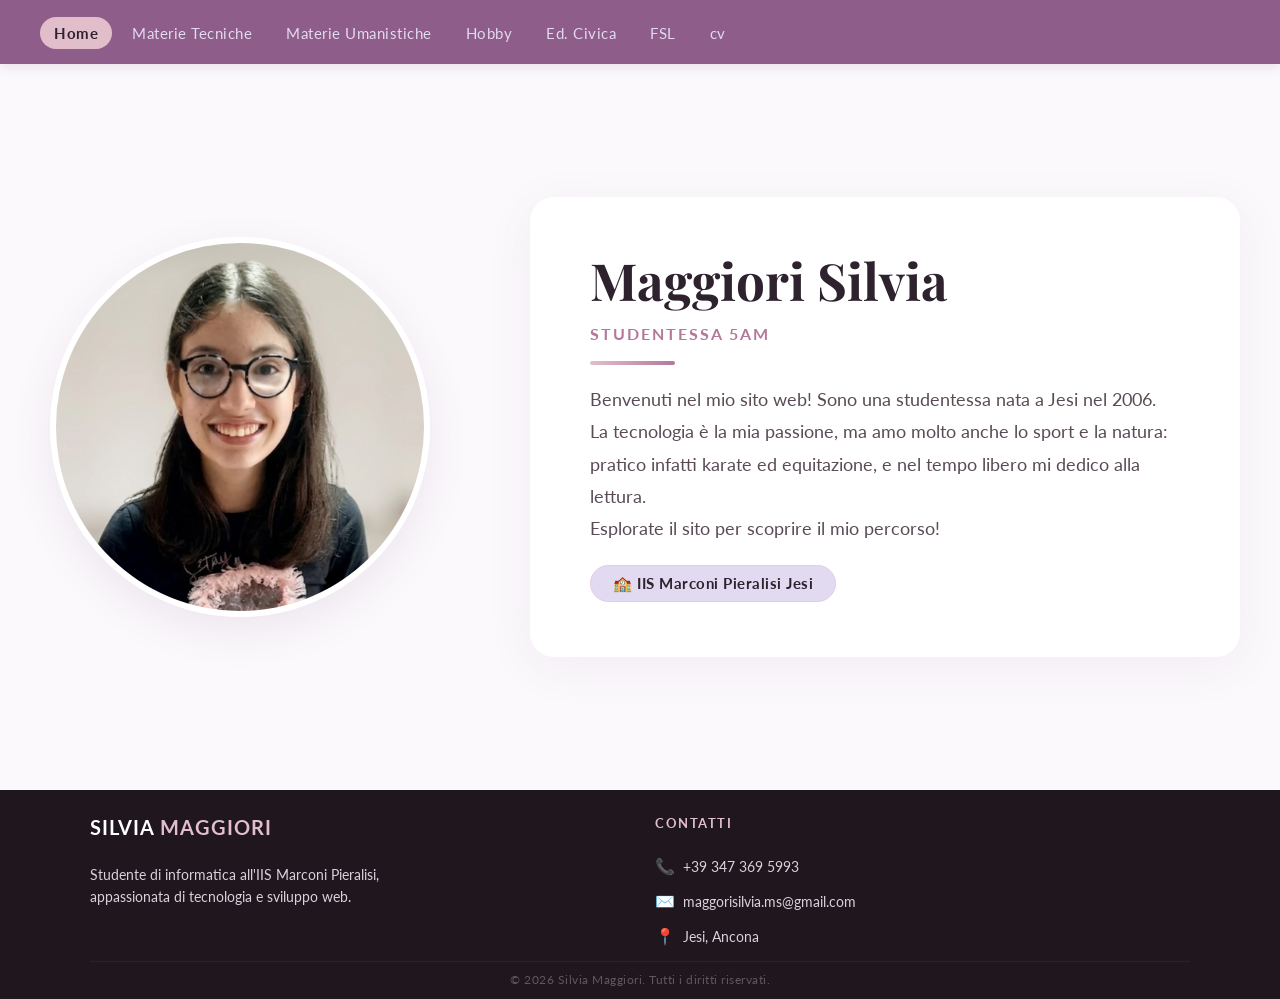
<file: index.html>
<!DOCTYPE html>
<html lang="it"> 
<head>
  <meta charset="UTF-8"> 
  <meta name="viewport" content="width=device-width, initial-scale=1.0"> 
  <title>Sito Personale - Home</title> 
  <link href="https://fonts.googleapis.com/css2?family=Playfair+Display:wght@400;700&family=Lato:wght@300;400;700&display=swap" rel="stylesheet">  
  <link rel="stylesheet" href="stile/style.css"> 
</head>
<body>

  <nav>
    <ul class="nav-links">
      <li><a href="index.html" class="active">Home</a></li>               
      <li><a href="materieTeniche.html">Materie Tecniche</a></li>          
      <li><a href="materieUmanistiche.html">Materie Umanistiche</a></li>   
      <li><a href="hobby.html">Hobby</a></li>                             
      <li><a href="edcivica.html">Ed. Civica</a></li>                     
      <li><a href="FSL.html">FSL</a></li>
      <li><a href="cv.html">cv</a></li>                                 
    </ul>
  </nav>

  <section class="hero">
    <div class="photo-container">
      <img src="img/foto mia.png" alt="Foto profilo" class="profile-image-round">
    </div>

    <div class="profile-card">
      <div class="profile-info">
        <h1 class="profile-name">Maggiori Silvia</h1>
        <p class="profile-subtitle">Studentessa 5am</p>
        <div class="divider"></div>
        <p class="profile-desc">
            Benvenuti nel mio sito web! Sono una studentessa nata a Jesi nel 2006. <br>
            La tecnologia è la mia passione, ma amo molto anche lo sport e la natura: pratico infatti karate ed equitazione, e nel tempo libero mi dedico alla lettura. <br>
            Esplorate il sito per scoprire il mio percorso!
        </p>
        <div class="profile-badge">
          🏫 IIS Marconi Pieralisi Jesi
        </div>
      </div>
    </div>
  </section>

  <footer>
    <div class="footer-container">
      <div class="footer-column bio">
        <h3>SILVIA <span class="highlight">MAGGIORI</span></h3>
        <p>Studente di informatica all'IIS Marconi Pieralisi, appassionata di tecnologia e sviluppo web.</p>
      </div>
      <div class="footer-column contacts">
        <h4>CONTATTI</h4>
        <ul>
          <li><span class="icon">📞</span> +39 347 369 5993</li>
          <li><span class="icon">✉️</span> <a href="mailto:maggorisilvia.ms@gmail.com">maggorisilvia.ms@gmail.com</a></li>
          <li><span class="icon">📍</span> Jesi, Ancona</li>
        </ul>
      </div>
    </div>
    <div class="footer-bottom">
      &copy; 2026 Silvia Maggiori. Tutti i diritti riservati.
    </div>
  </footer>

</body>
</html>
</file>
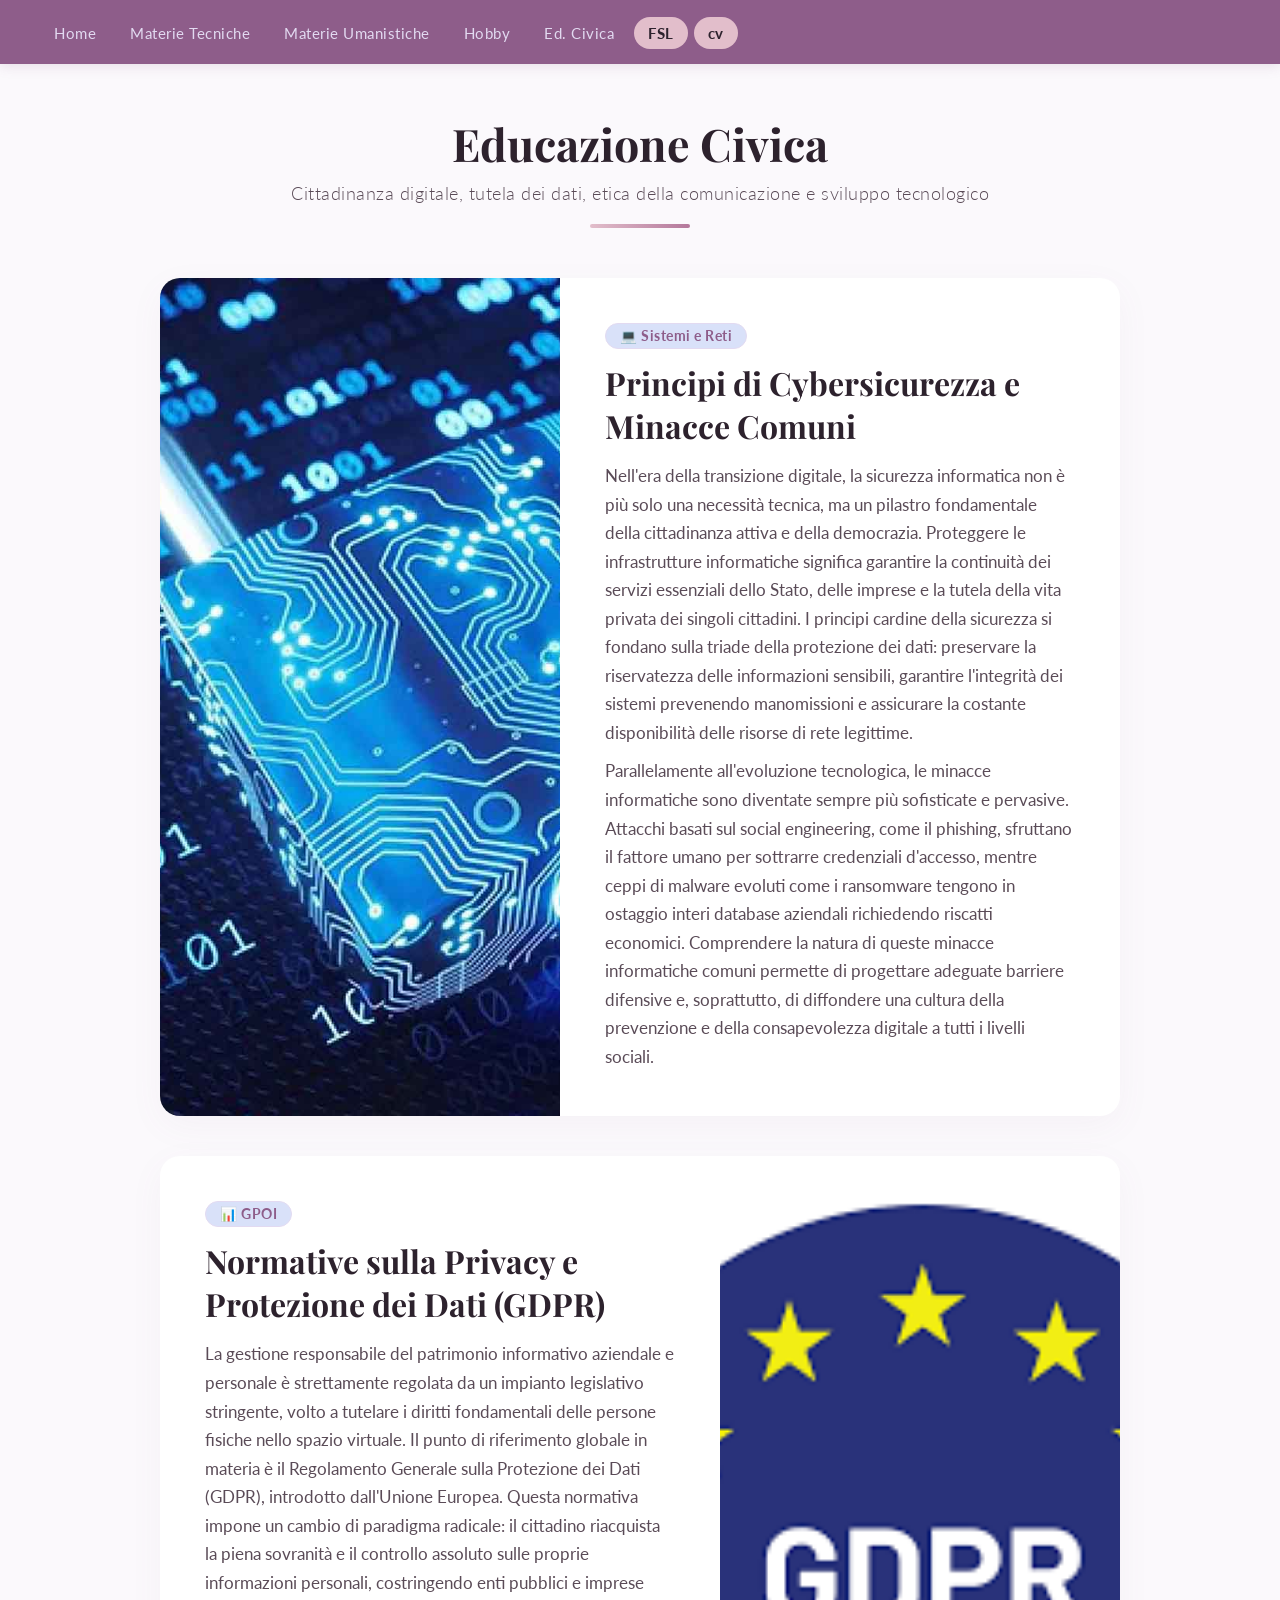
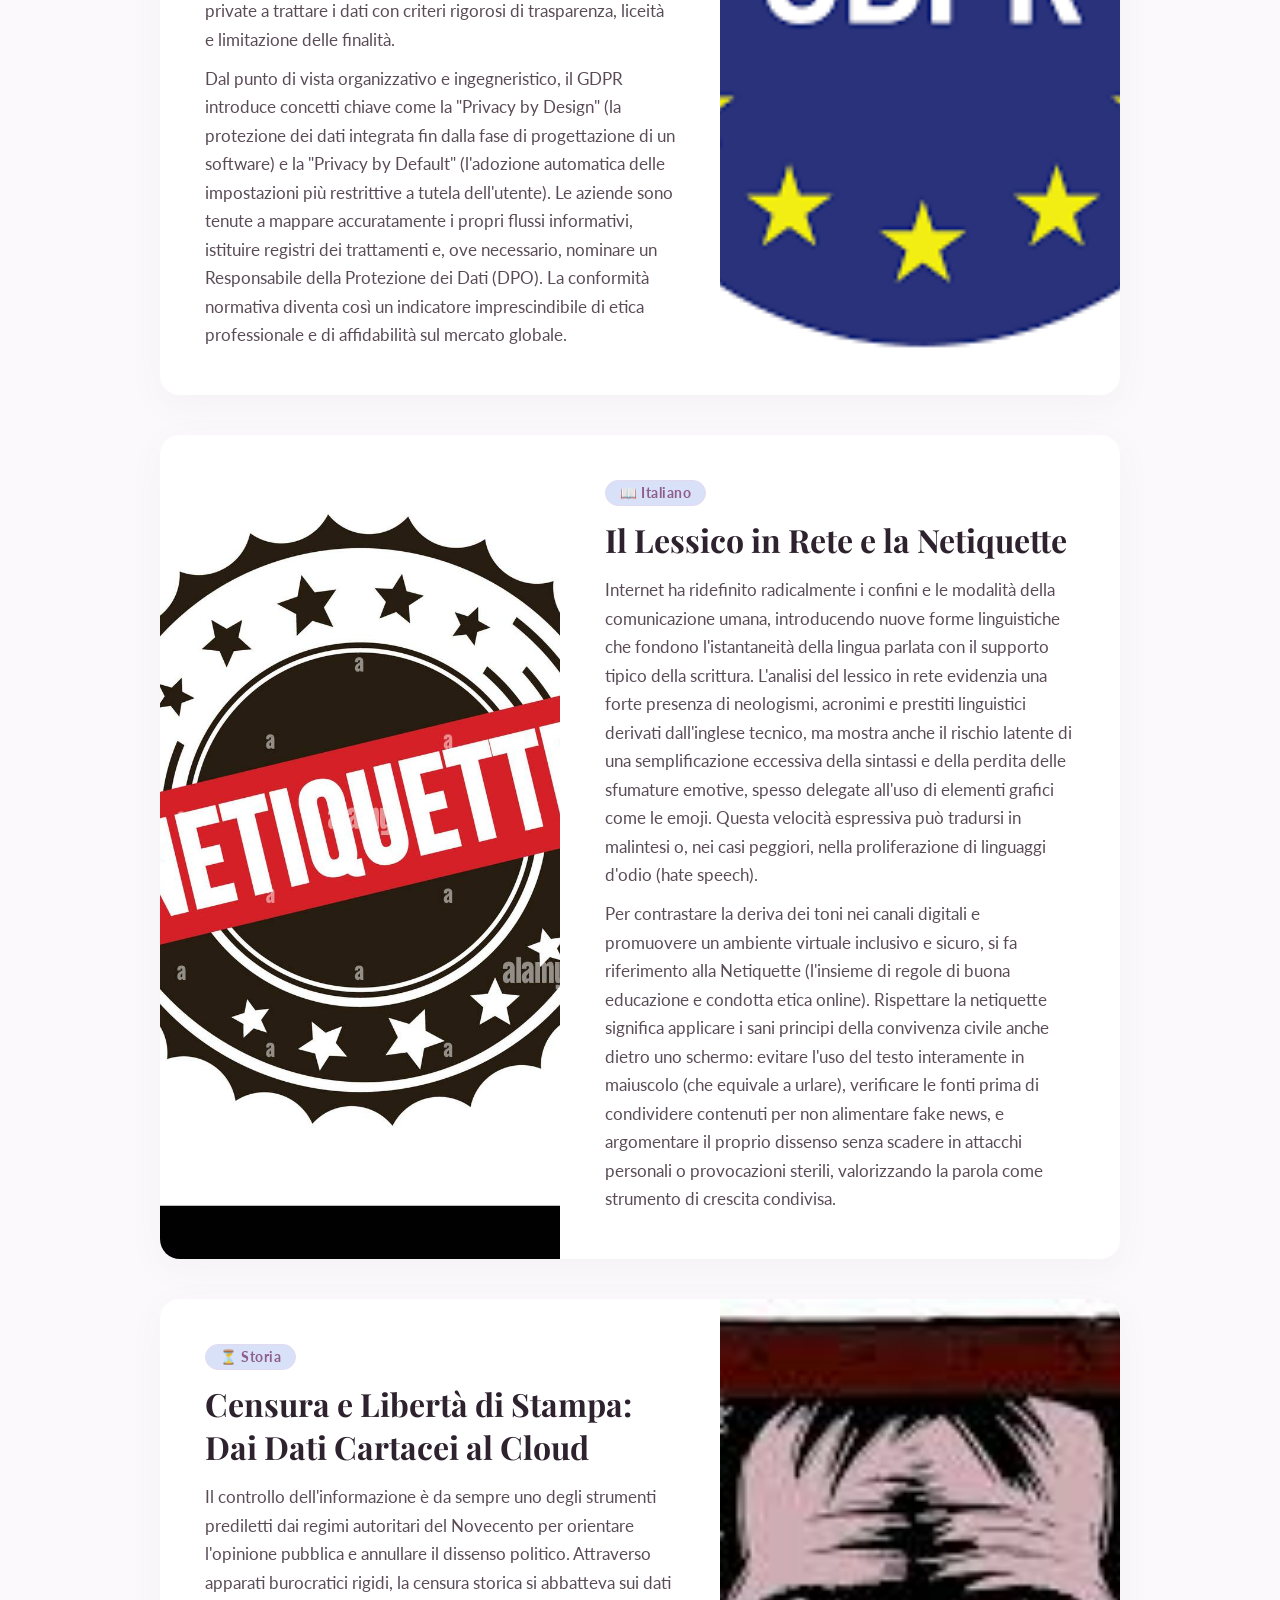
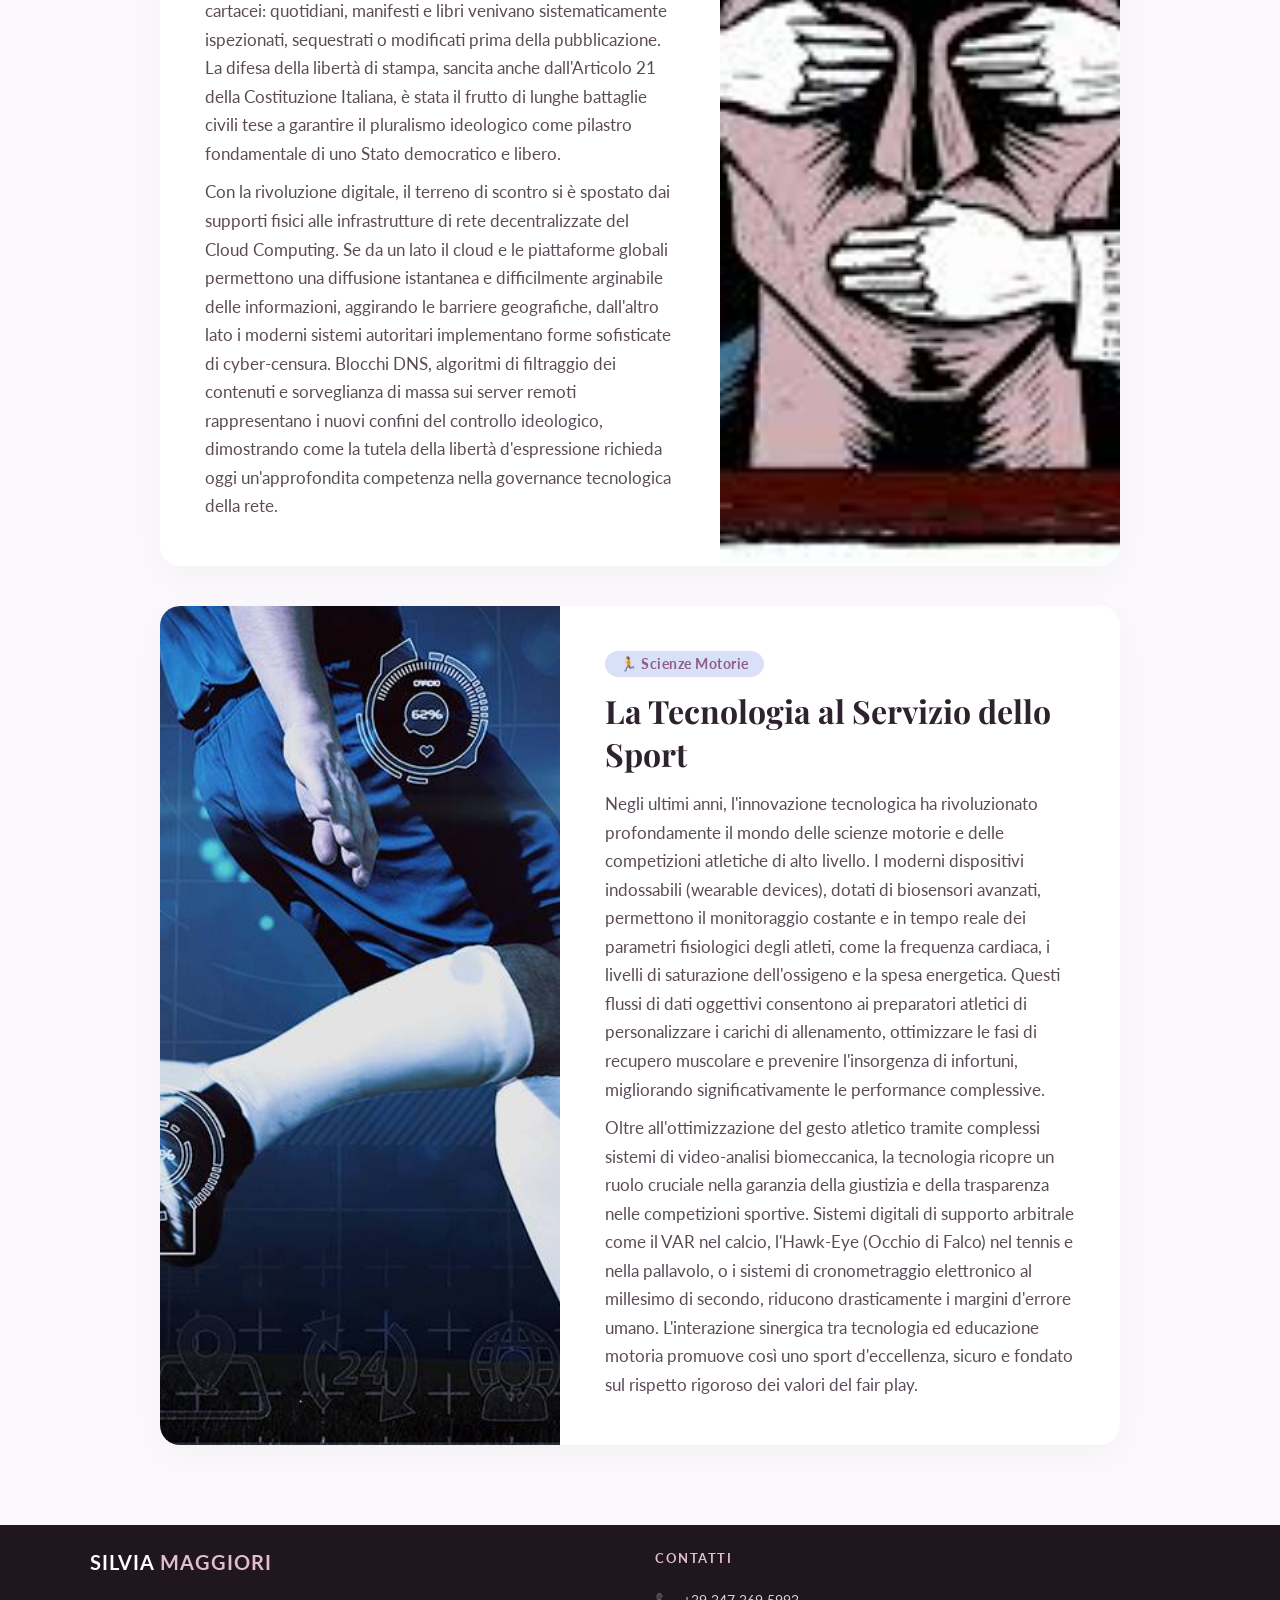
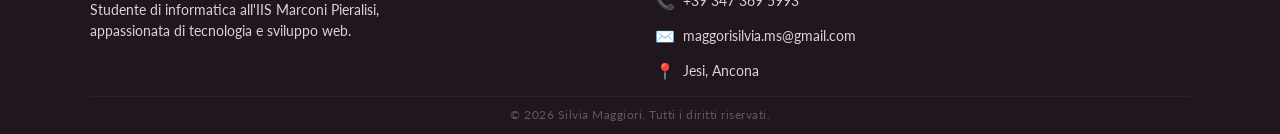
<file: edcivica.html>
<!DOCTYPE html>
<html lang="it"> 
<head>
  <meta charset="UTF-8"> 
  <meta name="viewport" content="width=device-width, initial-scale=1.0"> 
  <title>Educazione Civica - Sito Personale</title> 
  <link href="https://fonts.googleapis.com/css2?family=Playfair+Display:wght@400;700&family=Lato:wght@300;400;700&display=swap" rel="stylesheet">  
  <link rel="stylesheet" href="stile/style.css"> 
</head>
<body>

  <nav>


       <ul class="nav-links">
      <li><a href="index.html">Home</a></li>               
      <li><a href="materieTeniche.html">Materie Tecniche</a></li>          
      <li><a href="materieUmanistiche.html">Materie Umanistiche</a></li>   
      <li><a href="hobby.html">Hobby</a></li>                             
      <li><a href="edcivica.html">Ed. Civica</a></li>                     
      <li><a href="FSL.html" class="active">FSL</a></li>
      <li><a href="cv.html" class="active">cv</a></li>                                 
    </ul>
  </nav>

  <header class="page-header">
    <h1 class="page-title">Educazione Civica</h1>
    <p class="page-subtitle">Cittadinanza digitale, tutela dei dati, etica della comunicazione e sviluppo tecnologico</p>
    <div class="divider-center"></div>
  </header>

  <main class="pcto-container">

    <section class="pcto-card">
      <div class="pcto-image-wrapper">
        <img src="img/sistemi.jpg" alt="Principi di cybersicurezza" class="pcto-img">
      </div>
      <div class="pcto-content">
        <span class="pcto-badge">💻 Sistemi e Reti</span>
        <h2 class="pcto-name">Principi di Cybersicurezza e Minacce Comuni</h2>
        <p class="pcto-desc">
          Nell'era della transizione digitale, la sicurezza informatica non è più solo una necessità tecnica, ma un pilastro fondamentale della cittadinanza attiva e della democrazia. Proteggere le infrastrutture informatiche significa garantire la continuità dei servizi essenziali dello Stato, delle imprese e la tutela della vita privata dei singoli cittadini. I principi cardine della sicurezza si fondano sulla triade della protezione dei dati: preservare la riservatezza delle informazioni sensibili, garantire l'integrità dei sistemi prevenendo manomissioni e assicurare la costante disponibilità delle risorse di rete legittime.
        </p>
        <p class="pcto-desc" style="margin-top: 10px;">
          Parallelamente all'evoluzione tecnologica, le minacce informatiche sono diventate sempre più sofisticate e pervasive. Attacchi basati sul social engineering, come il phishing, sfruttano il fattore umano per sottrarre credenziali d'accesso, mentre ceppi di malware evoluti come i ransomware tengono in ostaggio interi database aziendali richiedendo riscatti economici. Comprendere la natura di queste minacce informatiche comuni permette di progettare adeguate barriere difensive e, soprattutto, di diffondere una cultura della prevenzione e della consapevolezza digitale a tutti i livelli sociali.
        </p>
      </div>
    </section>

    <section class="pcto-card reverse">
      <div class="pcto-image-wrapper">
        <img src="img/gpdr.png" alt="Normative GDPR sulla privacy" class="pcto-img">
      </div>
      <div class="pcto-content">
        <span class="pcto-badge">📊 GPOI</span>
        <h2 class="pcto-name">Normative sulla Privacy e Protezione dei Dati (GDPR)</h2>
        <p class="pcto-desc">
          La gestione responsabile del patrimonio informativo aziendale e personale è strettamente regolata da un impianto legislativo stringente, volto a tutelare i diritti fondamentali delle persone fisiche nello spazio virtuale. Il punto di riferimento globale in materia è il Regolamento Generale sulla Protezione dei Dati (GDPR), introdotto dall'Unione Europea. Questa normativa impone un cambio di paradigma radicale: il cittadino riacquista la piena sovranità e il controllo assoluto sulle proprie informazioni personali, costringendo enti pubblici e imprese private a trattare i dati con criteri rigorosi di trasparenza, liceità e limitazione delle finalità.
        </p>
        <p class="pcto-desc" style="margin-top: 10px;">
          Dal punto di vista organizzativo e ingegneristico, il GDPR introduce concetti chiave come la "Privacy by Design" (la protezione dei dati integrata fin dalla fase di progettazione di un software) e la "Privacy by Default" (l'adozione automatica delle impostazioni più restrittive a tutela dell'utente). Le aziende sono tenute a mappare accuratamente i propri flussi informativi, istituire registri dei trattamenti e, ove necessario, nominare un Responsabile della Protezione dei Dati (DPO). La conformità normativa diventa così un indicatore imprescindibile di etica professionale e di affidabilità sul mercato globale.
        </p>
      </div>
    </section>

    <section class="pcto-card">
      <div class="pcto-image-wrapper">
        <img src="img/neti.jpg" alt="Netiquette e linguaggio in rete" class="pcto-img">
      </div>
      <div class="pcto-content">
        <span class="pcto-badge">📖 Italiano</span>
        <h2 class="pcto-name">Il Lessico in Rete e la Netiquette</h2>
        <p class="pcto-desc">
          Internet ha ridefinito radicalmente i confini e le modalità della comunicazione umana, introducendo nuove forme linguistiche che fondono l'istantaneità della lingua parlata con il supporto tipico della scrittura. L'analisi del lessico in rete evidenzia una forte presenza di neologismi, acronimi e prestiti linguistici derivati dall'inglese tecnico, ma mostra anche il rischio latente di una semplificazione eccessiva della sintassi e della perdita delle sfumature emotive, spesso delegate all'uso di elementi grafici come le emoji. Questa velocità espressiva può tradursi in malintesi o, nei casi peggiori, nella proliferazione di linguaggi d'odio (hate speech).
        </p>
        <p class="pcto-desc" style="margin-top: 10px;">
          Per contrastare la deriva dei toni nei canali digitali e promuovere un ambiente virtuale inclusivo e sicuro, si fa riferimento alla Netiquette (l'insieme di regole di buona educazione e condotta etica online). Rispettare la netiquette significa applicare i sani principi della convivenza civile anche dietro uno schermo: evitare l'uso del testo interamente in maiuscolo (che equivale a urlare), verificare le fonti prima di condividere contenuti per non alimentare fake news, e argomentare il proprio dissenso senza scadere in attacchi personali o provocazioni sterili, valorizzando la parola come strumento di crescita condivisa.
        </p>
      </div>
    </section>

    <section class="pcto-card reverse">
      <div class="pcto-image-wrapper">
        <img src="img/censura.jfif" alt="Censura e libertà di stampa" class="pcto-img">
      </div>
      <div class="pcto-content">
        <span class="pcto-badge">⏳ Storia</span>
        <h2 class="pcto-name">Censura e Libertà di Stampa: Dai Dati Cartacei al Cloud</h2>
        <p class="pcto-desc">
          Il controllo dell'informazione è da sempre uno degli strumenti prediletti dai regimi autoritari del Novecento per orientare l'opinione pubblica e annullare il dissenso politico. Attraverso apparati burocratici rigidi, la censura storica si abbatteva sui dati cartacei: quotidiani, manifesti e libri venivano sistematicamente ispezionati, sequestrati o modificati prima della pubblicazione. La difesa della libertà di stampa, sancita anche dall'Articolo 21 della Costituzione Italiana, è stata il frutto di lunghe battaglie civili tese a garantire il pluralismo ideologico come pilastro fondamentale di uno Stato democratico e libero.
        </p>
        <p class="pcto-desc" style="margin-top: 10px;">
          Con la rivoluzione digitale, il terreno di scontro si è spostato dai supporti fisici alle infrastrutture di rete decentralizzate del Cloud Computing. Se da un lato il cloud e le piattaforme globali permettono una diffusione istantanea e difficilmente arginabile delle informazioni, aggirando le barriere geografiche, dall'altro lato i moderni sistemi autoritari implementano forme sofisticate di cyber-censura. Blocchi DNS, algoritmi di filtraggio dei contenuti e sorveglianza di massa sui server remoti rappresentano i nuovi confini del controllo ideologico, dimostrando come la tutela della libertà d'espressione richieda oggi un'approfondita competenza nella governance tecnologica della rete.
        </p>
      </div>
    </section>

    <section class="pcto-card">
      <div class="pcto-image-wrapper">
        <img src="img/tecnologia.jpg" alt="Tecnologia al servizio dello sport" class="pcto-img">
      </div>
      <div class="pcto-content">
        <span class="pcto-badge">🏃 Scienze Motorie</span>
        <h2 class="pcto-name">La Tecnologia al Servizio dello Sport</h2>
        <p class="pcto-desc">
          Negli ultimi anni, l'innovazione tecnologica ha rivoluzionato profondamente il mondo delle scienze motorie e delle competizioni atletiche di alto livello. I moderni dispositivi indossabili (wearable devices), dotati di biosensori avanzati, permettono il monitoraggio costante e in tempo reale dei parametri fisiologici degli atleti, come la frequenza cardiaca, i livelli di saturazione dell'ossigeno e la spesa energetica. Questi flussi di dati oggettivi consentono ai preparatori atletici di personalizzare i carichi di allenamento, ottimizzare le fasi di recupero muscolare e prevenire l'insorgenza di infortuni, migliorando significativamente le performance complessive.
        </p>
        <p class="pcto-desc" style="margin-top: 10px;">
          Oltre all'ottimizzazione del gesto atletico tramite complessi sistemi di video-analisi biomeccanica, la tecnologia ricopre un ruolo cruciale nella garanzia della giustizia e della trasparenza nelle competizioni sportive. Sistemi digitali di supporto arbitrale come il VAR nel calcio, l'Hawk-Eye (Occhio di Falco) nel tennis e nella pallavolo, o i sistemi di cronometraggio elettronico al millesimo di secondo, riducono drasticamente i margini d'errore umano. L'interazione sinergica tra tecnologia ed educazione motoria promuove così uno sport d'eccellenza, sicuro e fondato sul rispetto rigoroso dei valori del fair play.
        </p>
      </div>
    </section>

  </main>

  <footer>
    <div class="footer-container">
      
      <div class="footer-column bio">
        <h3>SILVIA <span class="highlight">MAGGIORI</span></h3>
        <p>Studente di informatica all'IIS Marconi Pieralisi, appassionata di tecnologia e sviluppo web.</p>
      </div>

      <div class="footer-column contacts">
        <h4>CONTATTI</h4>
        <ul>
          <li><span class="icon">📞</span> +39 347 369 5993</li>
          <li><span class="icon">✉️</span> <a href="mailto:maggorisilvia.ms@gmail.com">maggorisilvia.ms@gmail.com</a></li>
          <li><span class="icon">📍</span> Jesi, Ancona</li>
        </ul>
      </div>

    </div>

    <div class="footer-bottom">
      &copy; 2026 Silvia Maggiori. Tutti i diritti riservati.
    </div>
  </footer>

</body>
</html>
</file>
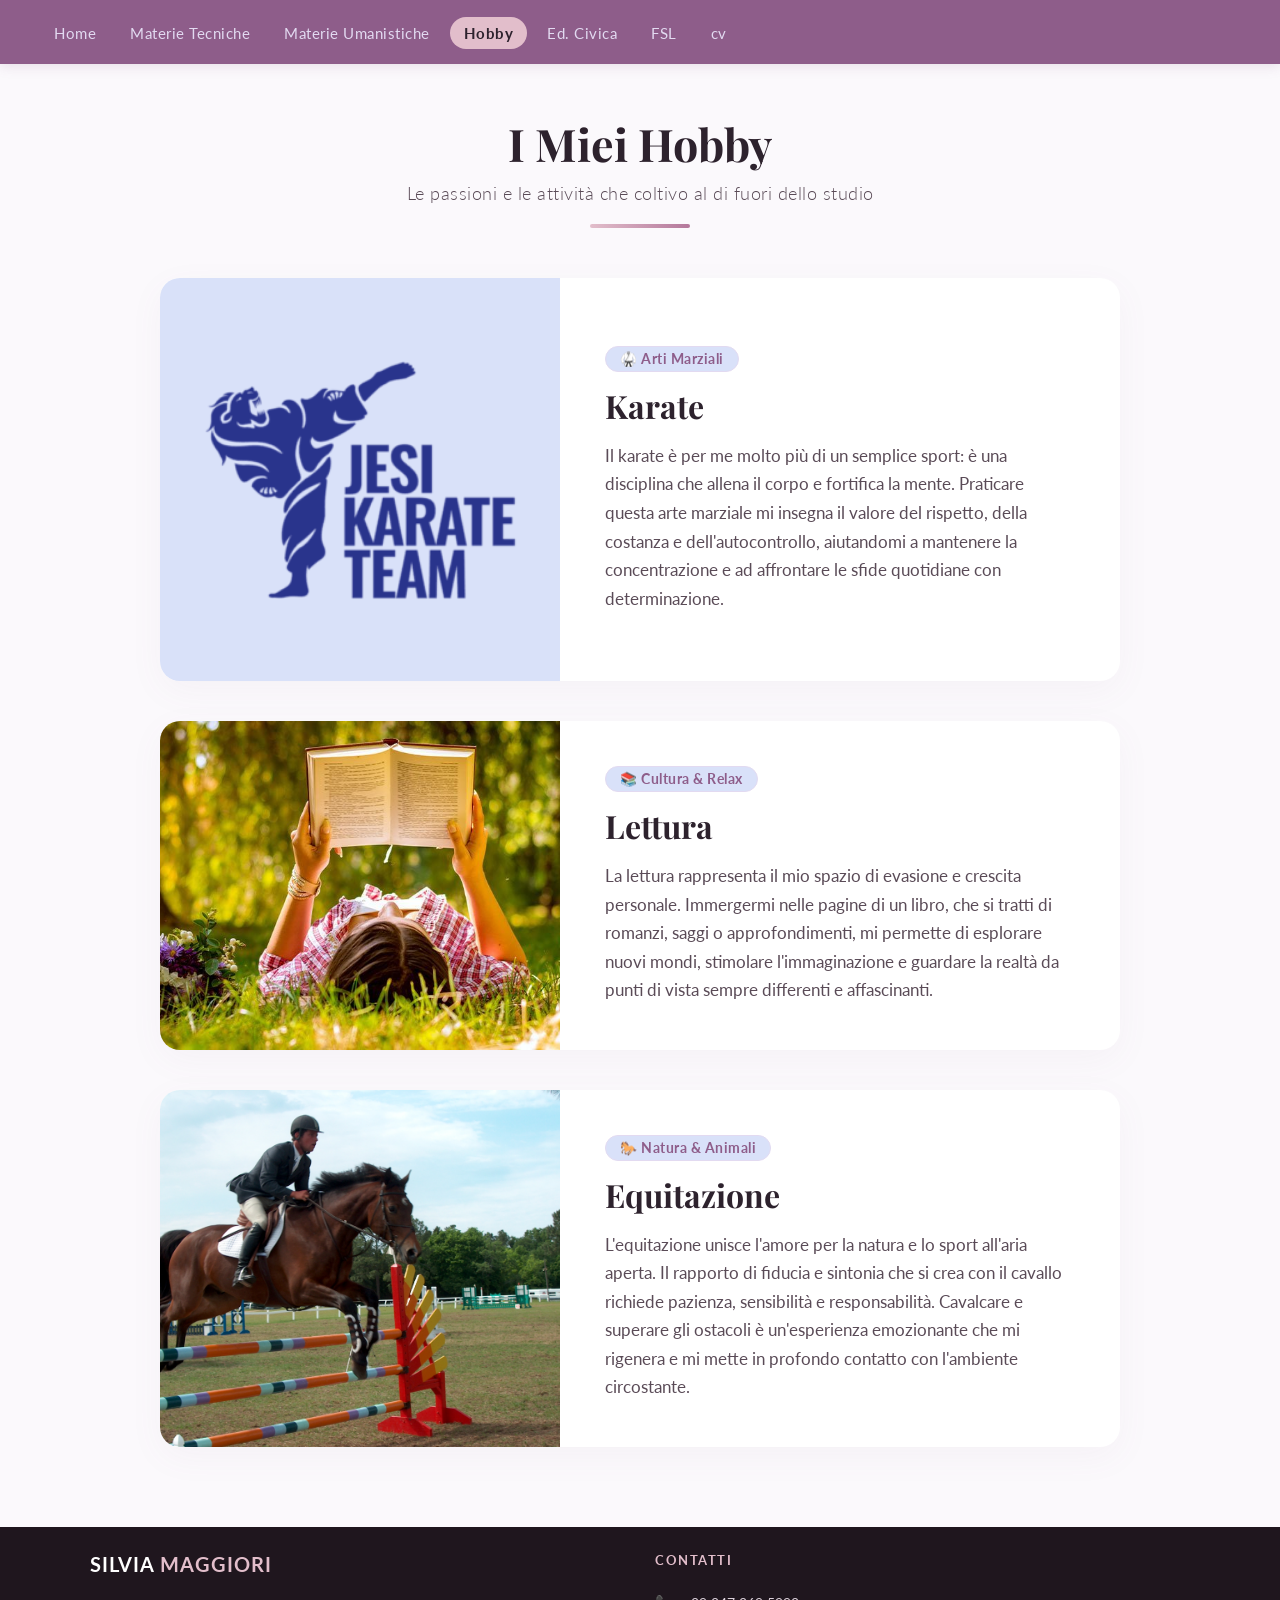
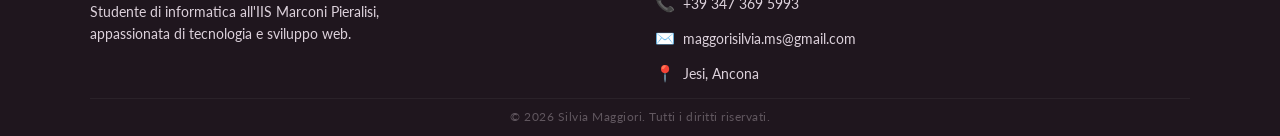
<file: hobby.html>
<!DOCTYPE html>
<html lang="it"> 
<head>
  <meta charset="UTF-8"> 
  <meta name="viewport" content="width=device-width, initial-scale=1.0"> 
  <title>I Miei Hobby - Sito Personale</title> 
  <link href="https://fonts.googleapis.com/css2?family=Playfair+Display:wght@400;700&family=Lato:wght@300;400;700&display=swap" rel="stylesheet">  
  <link rel="stylesheet" href="stile/style.css"> 
</head>
<body>

  <nav>
    <ul class="nav-links">
      <li><a href="index.html">Home</a></li>               
      <li><a href="materieTeniche.html">Materie Tecniche</a></li>          
      <li><a href="materieUmanistiche.html">Materie Umanistiche</a></li>   
      <li><a href="hobby.html" class="active">Hobby</a></li>                             
      <li><a href="edcivica.html">Ed. Civica</a></li>                     
      <li><a href="FSL.html">FSL</a></li>
      <li><a href="cv.html">cv</a></li>                                 
    </ul>
  </nav>

  <header class="page-header">
    <h1 class="page-title">I Miei Hobby</h1>
    <p class="page-subtitle">Le passioni e le attività che coltivo al di fuori dello studio</p>
    <div class="divider-center"></div>
  </header>

  <main class="hobby-container">
    <section class="hobby-card">
      <div class="hobby-image-wrapper">
        <img src="img/karate.png" alt="Jesi Karate Team Logo" class="hobby-img fit-contain">
      </div>
      <div class="hobby-content">
        <span class="hobby-badge">🥋 Arti Marziali</span>
        <h2 class="hobby-name">Karate</h2>
        <p class="hobby-desc">
          Il karate è per me molto più di un semplice sport: è una disciplina che allena il corpo e fortifica la mente. 
          Praticare questa arte marziale mi insegna il valore del rispetto, della costanza e dell'autocontrollo, 
          aiutandomi a mantenere la concentrazione e ad affrontare le sfide quotidiane con determinazione.
        </p>
      </div>
    </section>

    <section class="hobby-card">
      <div class="hobby-image-wrapper">
        <img src="img/lettura.jpg" alt="Ragazza che legge un libro su un prato" class="hobby-img">
      </div>
      <div class="hobby-content">
        <span class="hobby-badge">📚 Cultura & Relax</span>
        <h2 class="hobby-name">Lettura</h2>
        <p class="hobby-desc">
          La lettura rappresenta il mio spazio di evasione e crescita personale. Immergermi nelle pagine di un libro, 
          che si tratti di romanzi, saggi o approfondimenti, mi permette di esplorare nuovi mondi, 
          stimolare l'immaginazione e guardare la realtà da punti di vista sempre differenti e affascinanti.
        </p>
      </div>
    </section>

    <section class="hobby-card">
      <div class="hobby-image-wrapper">
        <img src="img/equitazione.jfif" alt="Cavaliere che salta un ostacolo a cavallo" class="hobby-img">
      </div>
      <div class="hobby-content">
        <span class="hobby-badge">🐎 Natura & Animali</span>
        <h2 class="hobby-name">Equitazione</h2>
        <p class="hobby-desc">
          L'equitazione unisce l'amore per la natura e lo sport all'aria aperta. Il rapporto di fiducia e sintonia che si 
          crea con il cavallo richiede pazienza, sensibilità e responsabilità. Cavalcare e superare gli ostacoli 
          è un'esperienza emozionante che mi rigenera e mi mette in profondo contatto con l'ambiente circostante.
        </p>
      </div>
    </section>
  </main>

  <footer>
    <div class="footer-container">
      <div class="footer-column bio">
        <h3>SILVIA <span class="highlight">MAGGIORI</span></h3>
        <p>Studente di informatica all'IIS Marconi Pieralisi, appassionata di tecnologia e sviluppo web.</p>
      </div>
      <div class="footer-column contacts">
        <h4>CONTATTI</h4>
        <ul>
          <li><span class="icon">📞</span> +39 347 369 5993</li>
          <li><span class="icon">✉️</span> <a href="mailto:maggorisilvia.ms@gmail.com">maggorisilvia.ms@gmail.com</a></li>
          <li><span class="icon">📍</span> Jesi, Ancona</li>
        </ul>
      </div>
    </div>
    <div class="footer-bottom">
      &copy; 2026 Silvia Maggiori. Tutti i diritti riservati.
    </div>
  </footer>

</body>
</html>
</file>
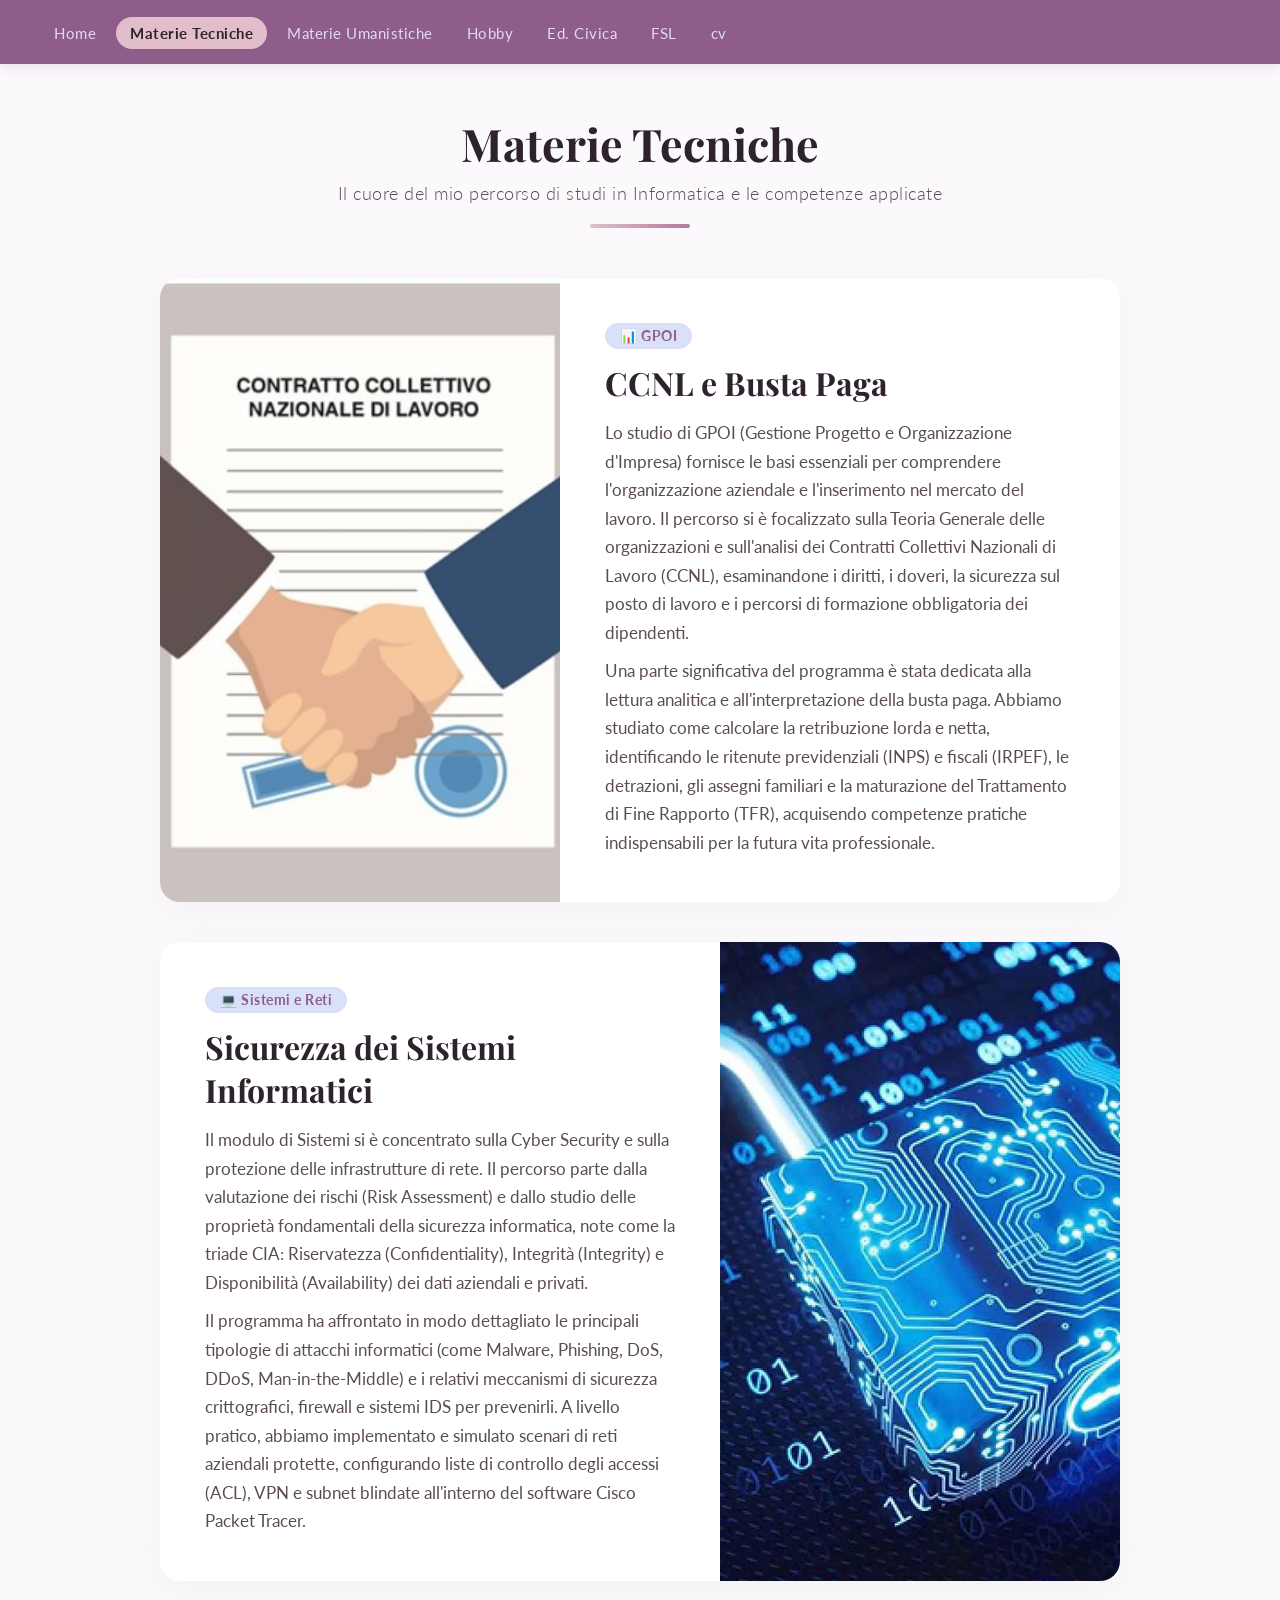
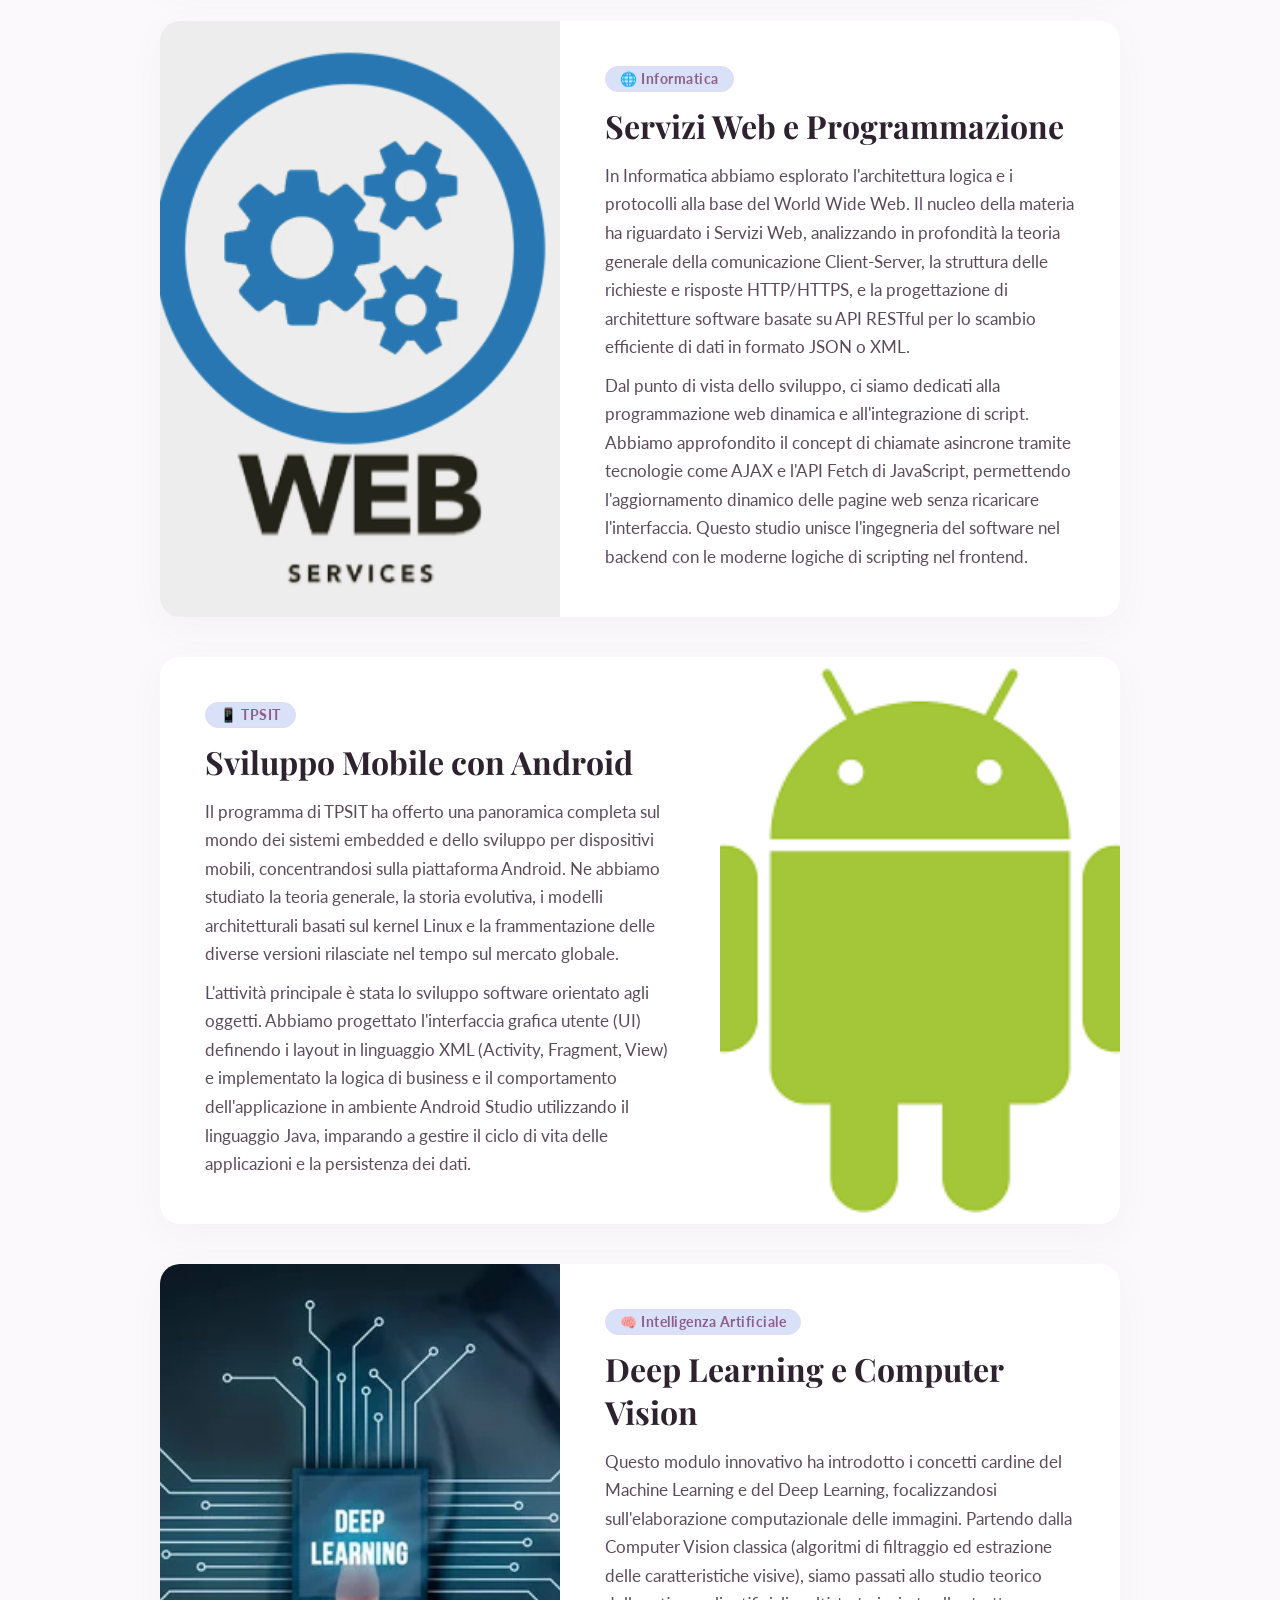
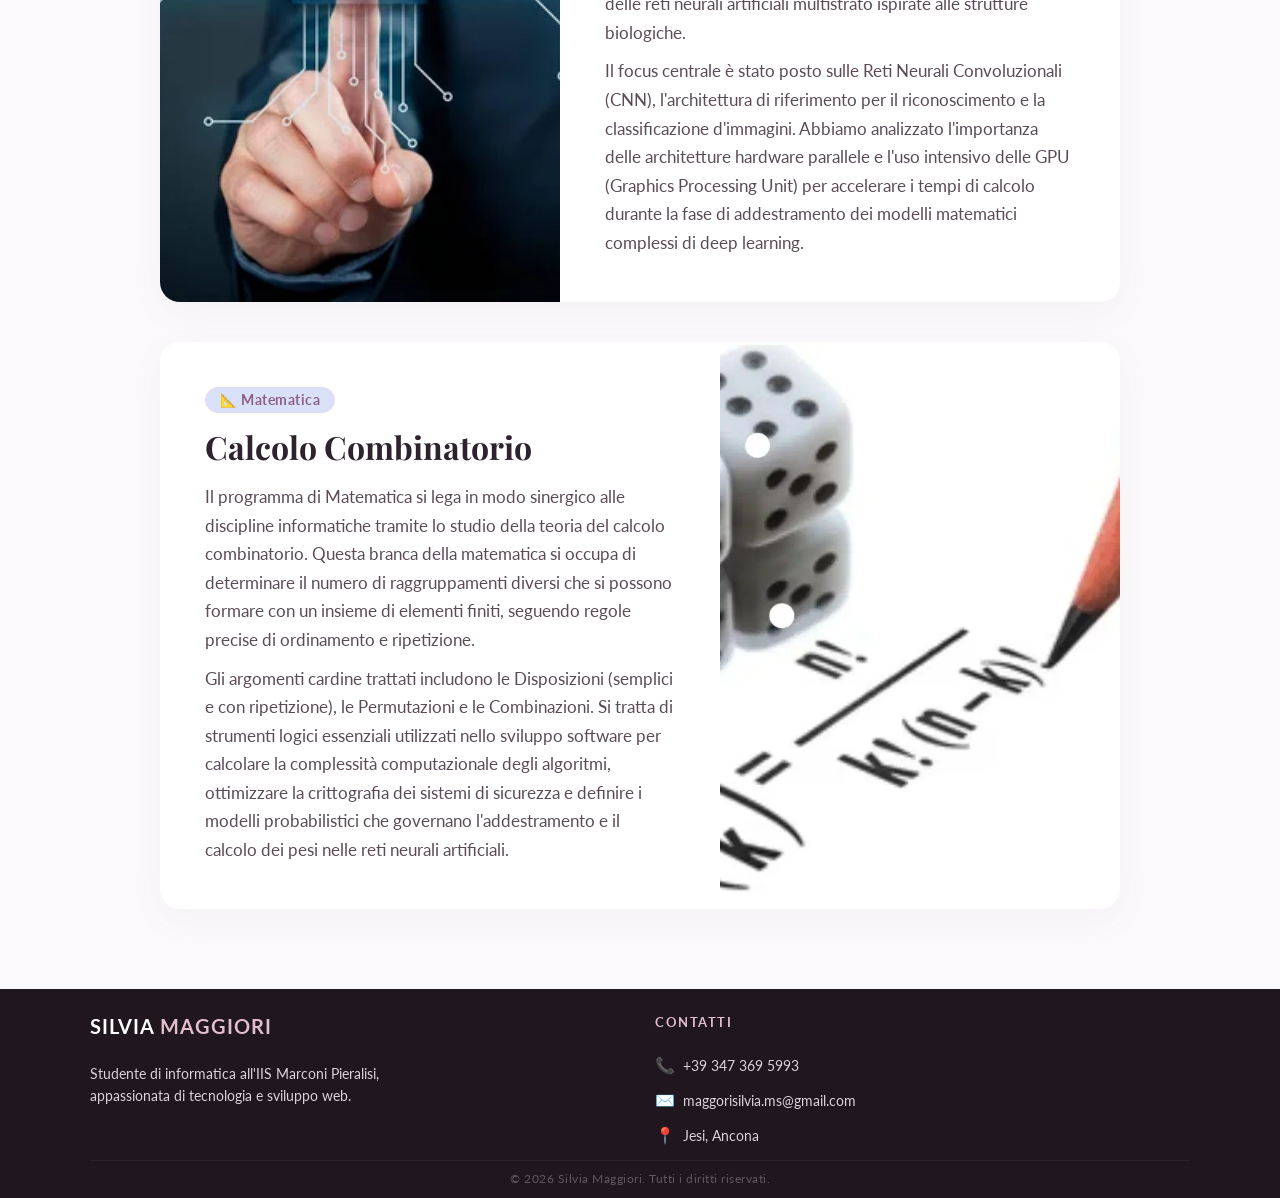
<file: materieTeniche.html>
<!DOCTYPE html>
<html lang="it"> 
<head>
  <meta charset="UTF-8"> 
  <meta name="viewport" content="width=device-width, initial-scale=1.0"> 
  <title>Materie Tecniche - Sito Personale</title> 
  <link href="https://fonts.googleapis.com/css2?family=Playfair+Display:wght@400;700&family=Lato:wght@300;400;700&display=swap" rel="stylesheet">  
  <link rel="stylesheet" href="stile/style.css"> 
</head>
<body>

  <nav>
    <ul class="nav-links">
      <li><a href="index.html">Home</a></li>               
      <li><a href="materieTeniche.html" class="active">Materie Tecniche</a></li>          
      <li><a href="materieUmanistiche.html">Materie Umanistiche</a></li>   
      <li><a href="hobby.html">Hobby</a></li>                             
      <li><a href="edcivica.html">Ed. Civica</a></li>                     
      <li><a href="FSL.html">FSL</a></li>
      <li><a href="cv.html">cv</a></li>                                 
    </ul>
  </nav>

  <header class="page-header">
    <h1 class="page-title">Materie Tecniche</h1>
    <p class="page-subtitle">Il cuore del mio percorso di studi in Informatica e le competenze applicate</p>
    <div class="divider-center"></div>
  </header>

  <main class="pcto-container">
    <section class="pcto-card">
      <div class="pcto-image-wrapper">
        <img src="img/gpoi.jpg" alt="GPOI - CCNL e Busta Paga" class="pcto-img">
      </div>
      <div class="pcto-content">
        <span class="pcto-badge">📊 GPOI</span>
        <h2 class="pcto-name">CCNL e Busta Paga</h2>
        <p class="pcto-desc">
          Lo studio di GPOI (Gestione Progetto e Organizzazione d'Impresa) fornisce le basi essenziali per comprendere l'organizzazione aziendale e l'inserimento nel mercato del lavoro. Il percorso si è focalizzato sulla Teoria Generale delle organizzazioni e sull'analisi dei Contratti Collettivi Nazionali di Lavoro (CCNL), esaminandone i diritti, i doveri, la sicurezza sul posto di lavoro e i percorsi di formazione obbligatoria dei dipendenti.
        </p>
        <p class="pcto-desc" style="margin-top: 10px;">
          Una parte significativa del programma è stata dedicata alla lettura analitica e all'interpretazione della busta paga. Abbiamo studiato come calcolare la retribuzione lorda e netta, identificando le ritenute previdenziali (INPS) e fiscali (IRPEF), le detrazioni, gli assegni familiari e la maturazione del Trattamento di Fine Rapporto (TFR), acquisendo competenze pratiche indispensabili per la futura vita professionale.
        </p>
      </div>
    </section>

    <section class="pcto-card reverse">
      <div class="pcto-image-wrapper">
        <img src="img/sistemi.jpg" alt="Sistemi - Sicurezza Informatica" class="pcto-img">
      </div>
      <div class="pcto-content">
        <span class="pcto-badge">💻 Sistemi e Reti</span>
        <h2 class="pcto-name">Sicurezza dei Sistemi Informatici</h2>
        <p class="pcto-desc">
          Il modulo di Sistemi si è concentrato sulla Cyber Security e sulla protezione delle infrastrutture di rete. Il percorso parte dalla valutazione dei rischi (Risk Assessment) e dallo studio delle proprietà fondamentali della sicurezza informatica, note come la triade CIA: Riservatezza (Confidentiality), Integrità (Integrity) e Disponibilità (Availability) dei dati aziendali e privati.
        </p>
        <p class="pcto-desc" style="margin-top: 10px;">
          Il programma ha affrontato in modo dettagliato le principali tipologie di attacchi informatici (come Malware, Phishing, DoS, DDoS, Man-in-the-Middle) e i relativi meccanismi di sicurezza crittografici, firewall e sistemi IDS per prevenirli. A livello pratico, abbiamo implementato e simulato scenari di reti aziendali protette, configurando liste di controllo degli accessi (ACL), VPN e subnet blindate all'interno del software Cisco Packet Tracer.
        </p>
      </div>
    </section>

    <section class="pcto-card">
      <div class="pcto-image-wrapper">
        <img src="img/informatica.png" alt="Informatica - Servizi Web" class="pcto-img">
      </div>
      <div class="pcto-content">
        <span class="pcto-badge">🌐 Informatica</span>
        <h2 class="pcto-name">Servizi Web e Programmazione</h2>
        <p class="pcto-desc">
          In Informatica abbiamo esplorato l'architettura logica e i protocolli alla base del World Wide Web. Il nucleo della materia ha riguardato i Servizi Web, analizzando in profondità la teoria generale della comunicazione Client-Server, la struttura delle richieste e risposte HTTP/HTTPS, e la progettazione di architetture software basate su API RESTful per lo scambio efficiente di dati in formato JSON o XML.
        </p>
        <p class="pcto-desc" style="margin-top: 10px;">
          Dal punto di vista dello sviluppo, ci siamo dedicati alla programmazione web dinamica e all'integrazione di script. Abbiamo approfondito il concept di chiamate asincrone tramite tecnologie come AJAX e l'API Fetch di JavaScript, permettendo l'aggiornamento dinamico delle pagine web senza ricaricare l'interfaccia. Questo studio unisce l'ingegneria del software nel backend con le moderne logiche di scripting nel frontend.
        </p>
      </div>
    </section>

    <section class="pcto-card reverse">
      <div class="pcto-image-wrapper">
        <img src="img/tpsit.png" alt="TPSIT - Android Mobile" class="pcto-img">
      </div>
      <div class="pcto-content">
        <span class="pcto-badge">📱 TPSIT</span>
        <h2 class="pcto-name">Sviluppo Mobile con Android</h2>
        <p class="pcto-desc">
          Il programma di TPSIT ha offerto una panoramica completa sul mondo dei sistemi embedded e dello sviluppo per dispositivi mobili, concentrandosi sulla piattaforma Android. Ne abbiamo studiato la teoria generale, la storia evolutiva, i modelli architetturali basati sul kernel Linux e la frammentazione delle diverse versioni rilasciate nel tempo sul mercato globale.
        </p>
        <p class="pcto-desc" style="margin-top: 10px;">
          L'attività principale è stata lo sviluppo software orientato agli oggetti. Abbiamo progettato l'interfaccia grafica utente (UI) definendo i layout in linguaggio XML (Activity, Fragment, View) e implementato la logica di business e il comportamento dell'applicazione in ambiente Android Studio utilizzando il linguaggio Java, imparando a gestire il ciclo di vita delle applicazioni e la persistenza dei dati.
        </p>
      </div>
    </section>

    <section class="pcto-card">
      <div class="pcto-image-wrapper">
        <img src="img/ia.jpg" alt="Intelligenza Artificiale - Deep Learning" class="pcto-img">
      </div>
      <div class="pcto-content">
        <span class="pcto-badge">🧠 Intelligenza Artificiale</span>
        <h2 class="pcto-name">Deep Learning e Computer Vision</h2>
        <p class="pcto-desc">
          Questo modulo innovativo ha introdotto i concetti cardine del Machine Learning e del Deep Learning, focalizzandosi sull'elaborazione computazionale delle immagini. Partendo dalla Computer Vision classica (algoritmi di filtraggio ed estrazione delle caratteristiche visive), siamo passati allo studio teorico delle reti neurali artificiali multistrato ispirate alle strutture biologiche.
        </p>
        <p class="pcto-desc" style="margin-top: 10px;">
          Il focus centrale è stato posto sulle Reti Neurali Convoluzionali (CNN), l'architettura di riferimento per il riconoscimento e la classificazione d'immagini. Abbiamo analizzato l'importanza delle architetture hardware parallele e l'uso intensivo delle GPU (Graphics Processing Unit) per accelerare i tempi di calcolo durante la fase di addestramento dei modelli matematici complessi di deep learning.
        </p>
      </div>
    </section>

    <section class="pcto-card reverse">
      <div class="pcto-image-wrapper">
        <img src="img/mate.png" alt="Matematica - Calcolo Combinatorio" class="pcto-img">
      </div>
      <div class="pcto-content">
        <span class="pcto-badge">📐 Matematica</span>
        <h2 class="pcto-name">Calcolo Combinatorio</h2>
        <p class="pcto-desc">
          Il programma di Matematica si lega in modo sinergico alle discipline informatiche tramite lo studio della teoria del calcolo combinatorio. Questa branca della matematica si occupa di determinare il numero di raggruppamenti diversi che si possono formare con un insieme di elementi finiti, seguendo regole precise di ordinamento e ripetizione.
        </p>
        <p class="pcto-desc" style="margin-top: 10px;">
          Gli argomenti cardine trattati includono le Disposizioni (semplici e con ripetizione), le Permutazioni e le Combinazioni. Si tratta di strumenti logici essenziali utilizzati nello sviluppo software per calcolare la complessità computazionale degli algoritmi, ottimizzare la crittografia dei sistemi di sicurezza e definire i modelli probabilistici che governano l'addestramento e il calcolo dei pesi nelle reti neurali artificiali.
        </p>
      </div>
    </section>
  </main>

  <footer>
    <div class="footer-container">
      <div class="footer-column bio">
        <h3>SILVIA <span class="highlight">MAGGIORI</span></h3>
        <p>Studente di informatica all'IIS Marconi Pieralisi, appassionata di tecnologia e sviluppo web.</p>
      </div>
      <div class="footer-column contacts">
        <h4>CONTATTI</h4>
        <ul>
          <li><span class="icon">📞</span> +39 347 369 5993</li>
          <li><span class="icon">✉️</span> <a href="mailto:maggorisilvia.ms@gmail.com">maggorisilvia.ms@gmail.com</a></li>
          <li><span class="icon">📍</span> Jesi, Ancona</li>
        </ul>
      </div>
    </div>
    <div class="footer-bottom">
      &copy; 2026 Silvia Maggiori. Tutti i diritti riservati.
    </div>
  </footer>

</body>
</html>
</file>
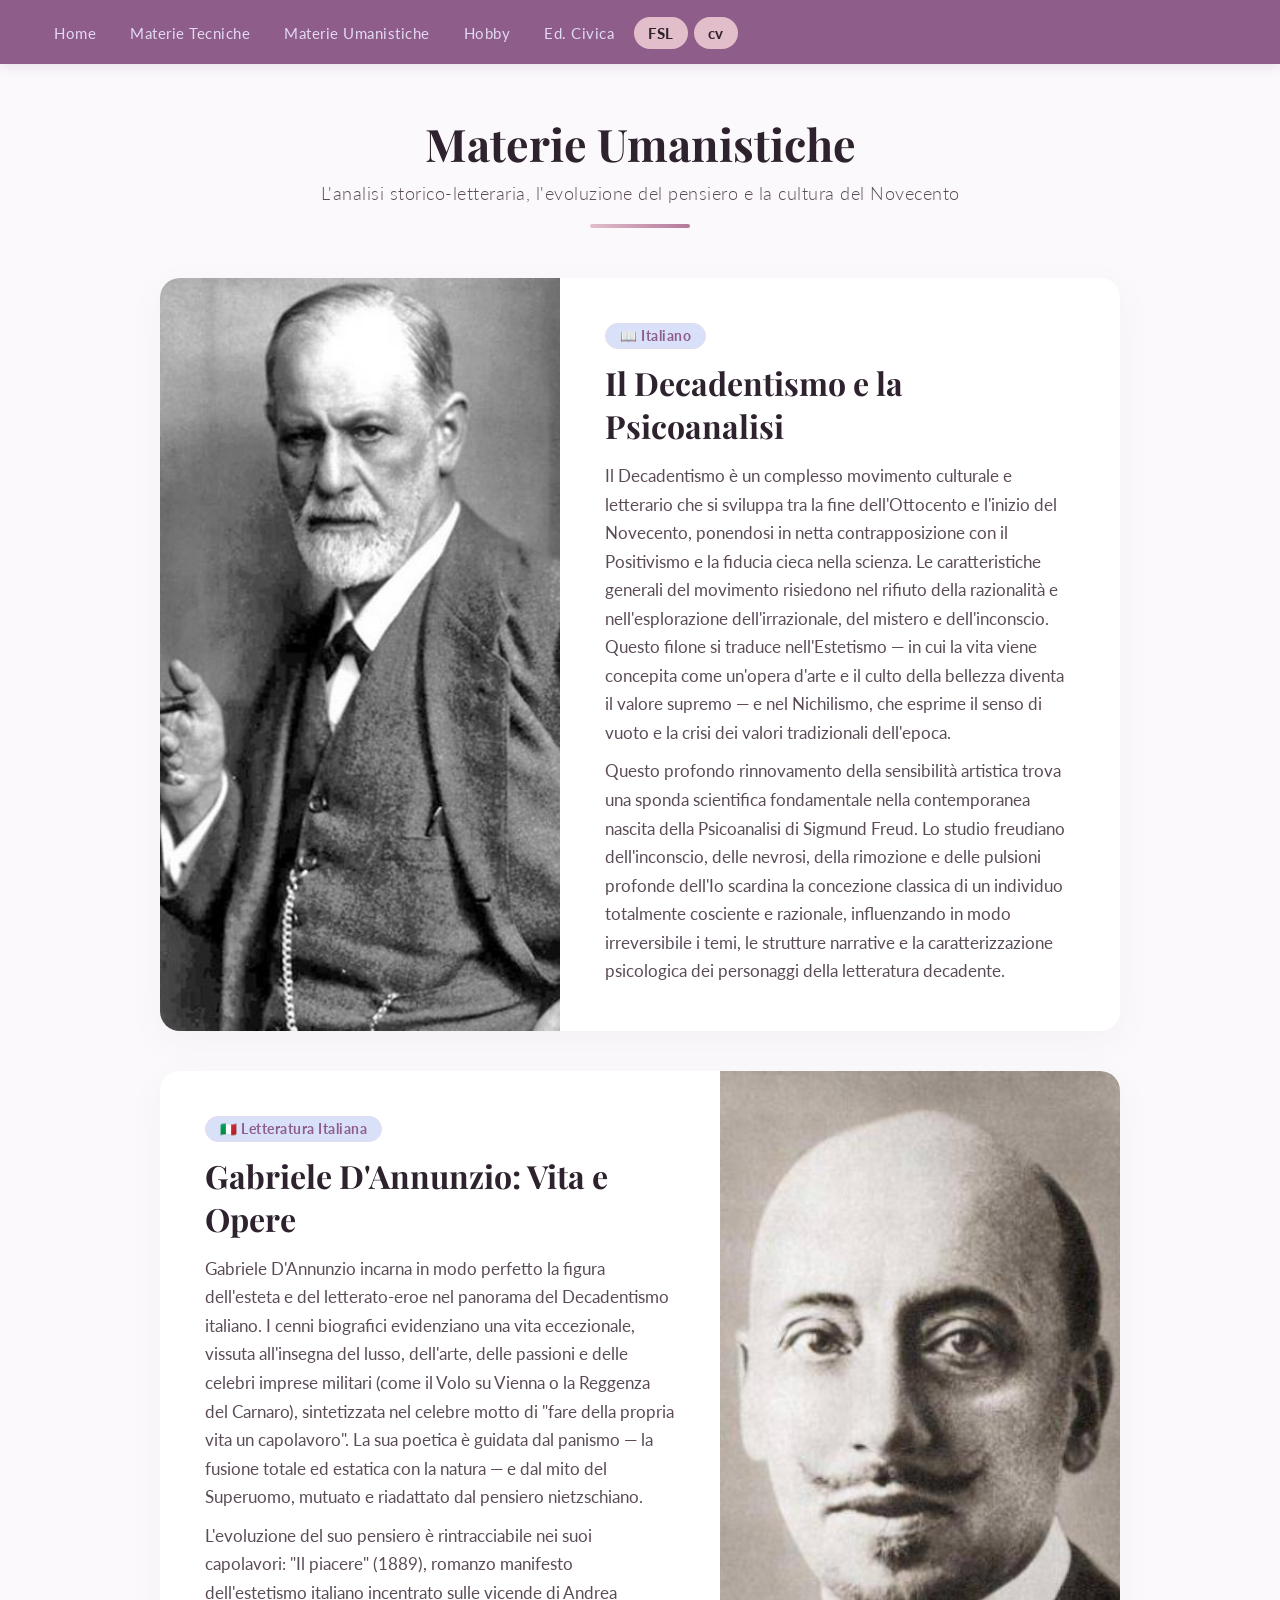
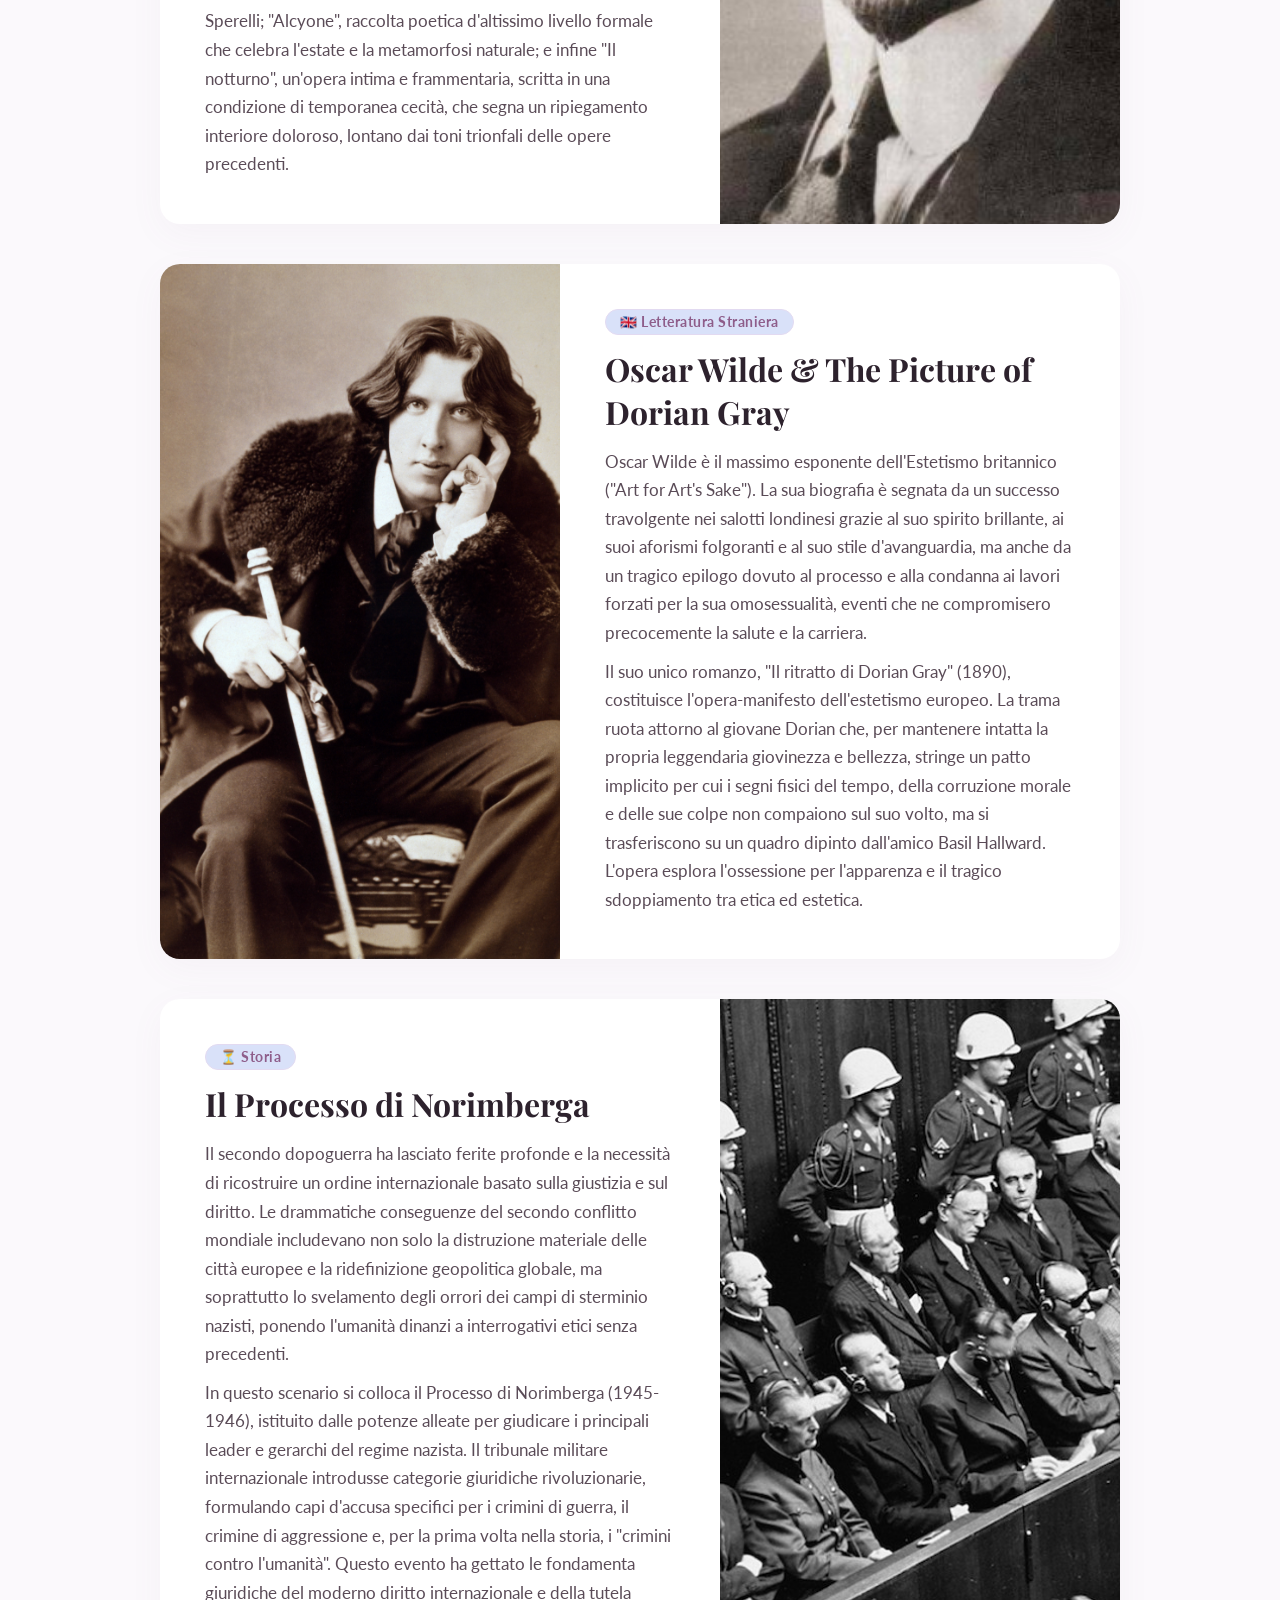
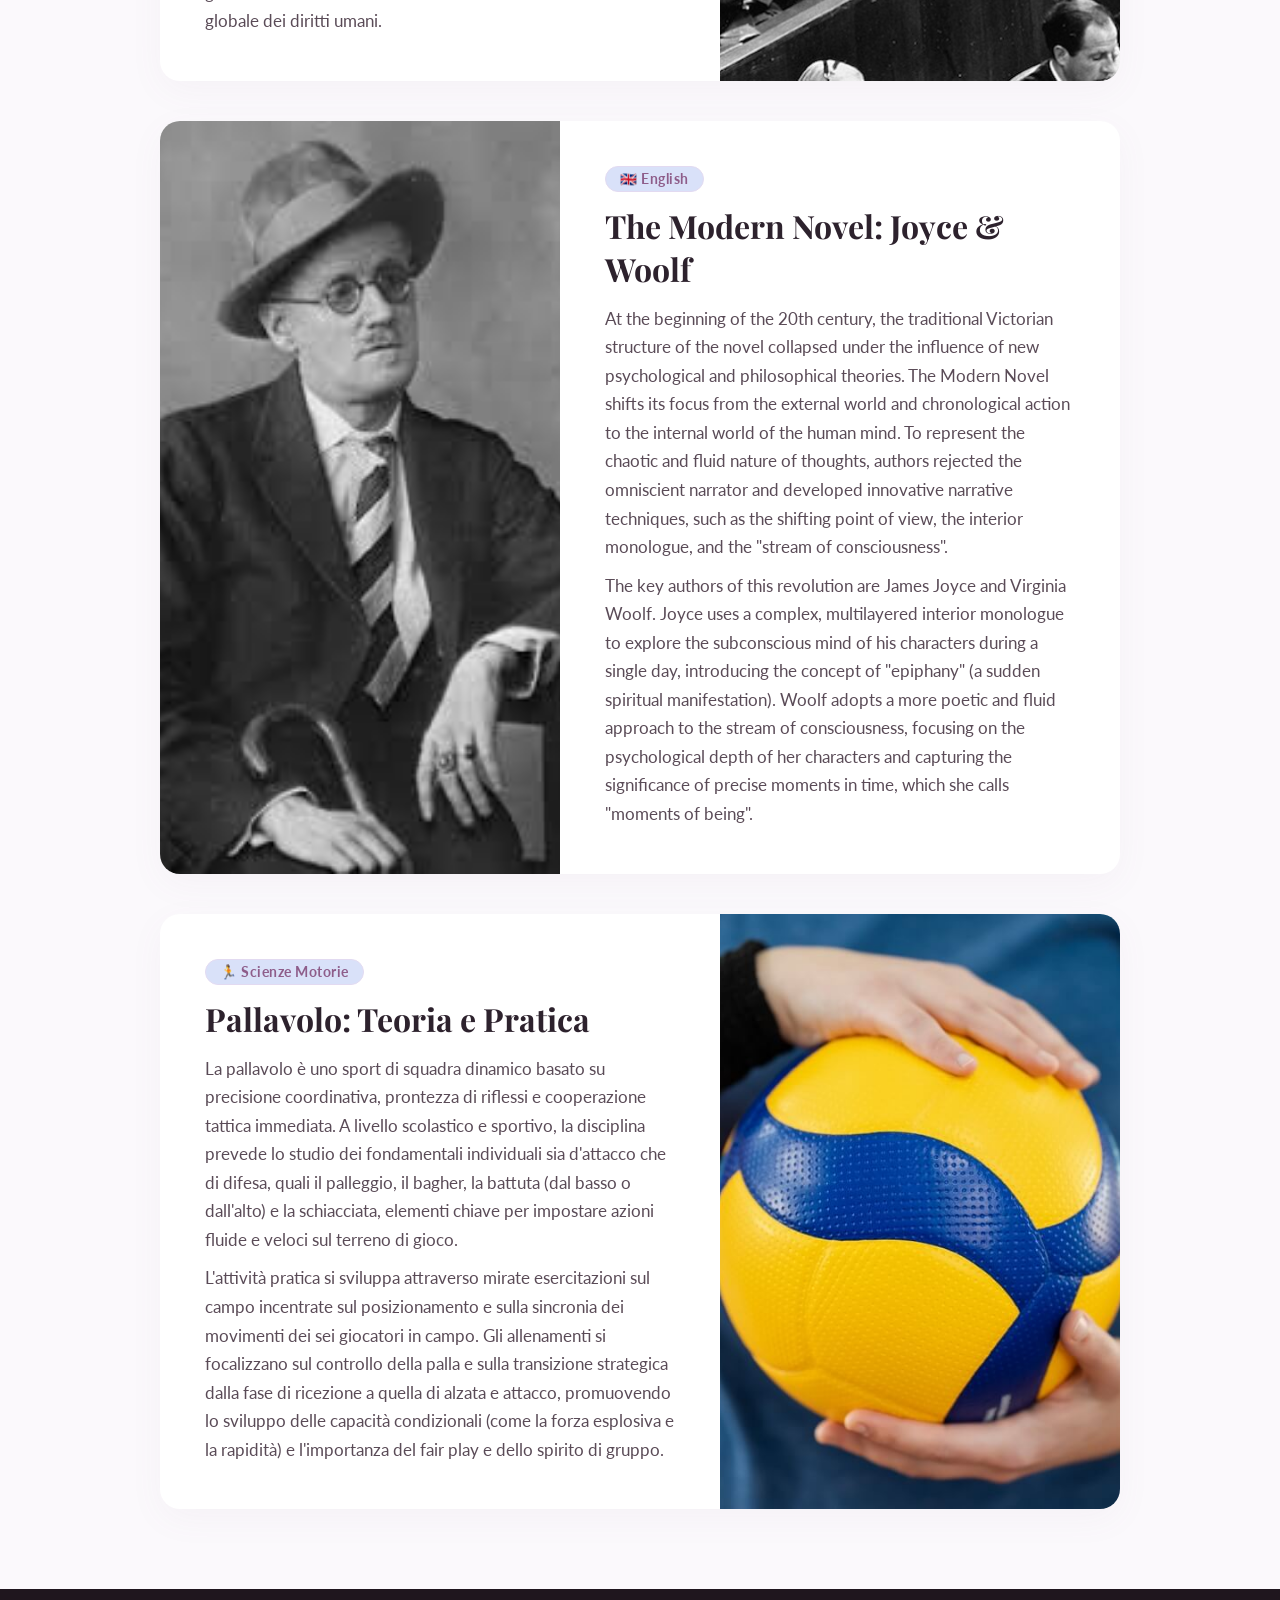
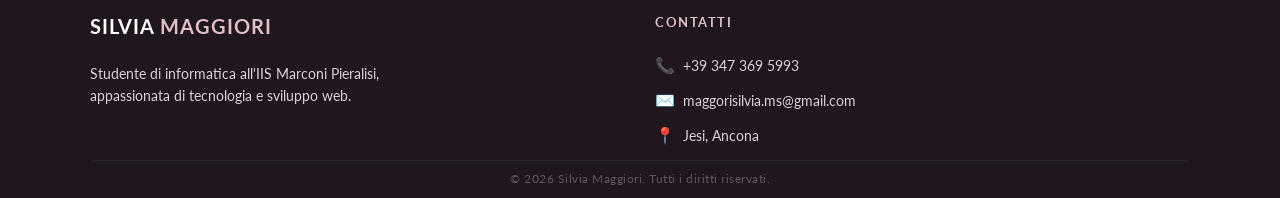
<file: materieUmanistiche.html>
<!DOCTYPE html>
<html lang="it"> 
<head>
  <meta charset="UTF-8"> 
  <meta name="viewport" content="width=device-width, initial-scale=1.0"> 
  <title>Materie Umanistiche - Sito Personale</title> 
  <link href="https://fonts.googleapis.com/css2?family=Playfair+Display:wght@400;700&family=Lato:wght@300;400;700&display=swap" rel="stylesheet">  
  <link rel="stylesheet" href="stile/style.css"> 
</head>
<body>

  <nav>

      <ul class="nav-links">
      <li><a href="index.html">Home</a></li>               
      <li><a href="materieTeniche.html">Materie Tecniche</a></li>          
      <li><a href="materieUmanistiche.html">Materie Umanistiche</a></li>   
      <li><a href="hobby.html">Hobby</a></li>                             
      <li><a href="edcivica.html">Ed. Civica</a></li>                     
      <li><a href="FSL.html" class="active">FSL</a></li>
      <li><a href="cv.html" class="active">cv</a></li>                                 
    </ul>
  </nav>

  <header class="page-header">
    <h1 class="page-title">Materie Umanistiche</h1>
    <p class="page-subtitle">L'analisi storico-letteraria, l'evoluzione del pensiero e la cultura del Novecento</p>
    <div class="divider-center"></div>
  </header>

  <main class="pcto-container">

    <section class="pcto-card">
      <div class="pcto-image-wrapper">
        <img src="img/freud.jpeg" alt="Il Decadentismo e Sigmund Freud" class="pcto-img">
      </div>
      <div class="pcto-content">
        <span class="pcto-badge">📖 Italiano</span>
        <h2 class="pcto-name">Il Decadentismo e la Psicoanalisi</h2>
        <p class="pcto-desc">
          Il Decadentismo è un complesso movimento culturale e letterario che si sviluppa tra la fine dell'Ottocento e l'inizio del Novecento, ponendosi in netta contrapposizione con il Positivismo e la fiducia cieca nella scienza. Le caratteristiche generali del movimento risiedono nel rifiuto della razionalità e nell'esplorazione dell'irrazionale, del mistero e dell'inconscio. Questo filone si traduce nell'Estetismo — in cui la vita viene concepita come un'opera d'arte e il culto della bellezza diventa il valore supremo — e nel Nichilismo, che esprime il senso di vuoto e la crisi dei valori tradizionali dell'epoca.
        </p>
        <p class="pcto-desc" style="margin-top: 10px;">
          Questo profondo rinnovamento della sensibilità artistica trova una sponda scientifica fondamentale nella contemporanea nascita della Psicoanalisi di Sigmund Freud. Lo studio freudiano dell'inconscio, delle nevrosi, della rimozione e delle pulsioni profonde dell'Io scardina la concezione classica di un individuo totalmente cosciente e razionale, influenzando in modo irreversibile i temi, le strutture narrative e la caratterizzazione psicologica dei personaggi della letteratura decadente.
        </p>
      </div>
    </section>

    <section class="pcto-card reverse">
      <div class="pcto-image-wrapper">
        <img src="img/gabriele.jpg" alt="Gabriele D'Annunzio" class="pcto-img">
      </div>
      <div class="pcto-content">
        <span class="pcto-badge">🇮🇹 Letteratura Italiana</span>
        <h2 class="pcto-name">Gabriele D'Annunzio: Vita e Opere</h2>
        <p class="pcto-desc">
          Gabriele D'Annunzio incarna in modo perfetto la figura dell'esteta e del letterato-eroe nel panorama del Decadentismo italiano. I cenni biografici evidenziano una vita eccezionale, vissuta all'insegna del lusso, dell'arte, delle passioni e delle celebri imprese militari (come il Volo su Vienna o la Reggenza del Carnaro), sintetizzata nel celebre motto di "fare della propria vita un capolavoro". La sua poetica è guidata dal panismo — la fusione totale ed estatica con la natura — e dal mito del Superuomo, mutuato e riadattato dal pensiero nietzschiano.
        </p>
        <p class="pcto-desc" style="margin-top: 10px;">
          L'evoluzione del suo pensiero è rintracciabile nei suoi capolavori: "Il piacere" (1889), romanzo manifesto dell'estetismo italiano incentrato sulle vicende di Andrea Sperelli; "Alcyone", raccolta poetica d'altissimo livello formale che celebra l'estate e la metamorfosi naturale; e infine "Il notturno", un'opera intima e frammentaria, scritta in una condizione di temporanea cecità, che segna un ripiegamento interiore doloroso, lontano dai toni trionfali delle opere precedenti.
        </p>
      </div>
    </section>

    <section class="pcto-card">
      <div class="pcto-image-wrapper">
        <img src="img/wilde.jpg" alt="Oscar Wilde" class="pcto-img">
      </div>
      <div class="pcto-content">
        <span class="pcto-badge">🇬🇧 Letteratura Straniera</span>
        <h2 class="pcto-name">Oscar Wilde & The Picture of Dorian Gray</h2>
        <p class="pcto-desc">
          Oscar Wilde è il massimo esponente dell'Estetismo britannico ("Art for Art's Sake"). La sua biografia è segnata da un successo travolgente nei salotti londinesi grazie al suo spirito brillante, ai suoi aforismi folgoranti e al suo stile d'avanguardia, ma anche da un tragico epilogo dovuto al processo e alla condanna ai lavori forzati per la sua omosessualità, eventi che ne compromisero precocemente la salute e la carriera.
        </p>
        <p class="pcto-desc" style="margin-top: 10px;">
          Il suo unico romanzo, "Il ritratto di Dorian Gray" (1890), costituisce l'opera-manifesto dell'estetismo europeo. La trama ruota attorno al giovane Dorian che, per mantenere intatta la propria leggendaria giovinezza e bellezza, stringe un patto implicito per cui i segni fisici del tempo, della corruzione morale e delle sue colpe non compaiono sul suo volto, ma si trasferiscono su un quadro dipinto dall'amico Basil Hallward. L'opera esplora l'ossessione per l'apparenza e il tragico sdoppiamento tra etica ed estetica.
        </p>
      </div>
    </section>

    <section class="pcto-card reverse">
      <div class="pcto-image-wrapper">
        <img src="img/norimberga.jpg" alt="Il processo di Norimberga" class="pcto-img">
      </div>
      <div class="pcto-content">
        <span class="pcto-badge">⏳ Storia</span>
        <h2 class="pcto-name">Il Processo di Norimberga</h2>
        <p class="pcto-desc">
          Il secondo dopoguerra ha lasciato ferite profonde e la necessità di ricostruire un ordine internazionale basato sulla giustizia e sul diritto. Le drammatiche conseguenze del secondo conflitto mondiale includevano non solo la distruzione materiale delle città europee e la ridefinizione geopolitica globale, ma soprattutto lo svelamento degli orrori dei campi di sterminio nazisti, ponendo l'umanità dinanzi a interrogativi etici senza precedenti.
        </p>
        <p class="pcto-desc" style="margin-top: 10px;">
          In questo scenario si colloca il Processo di Norimberga (1945-1946), istituito dalle potenze alleate per giudicare i principali leader e gerarchi del regime nazista. Il tribunale militare internazionale introdusse categorie giuridiche rivoluzionarie, formulando capi d'accusa specifici per i crimini di guerra, il crimine di aggressione e, per la prima volta nella storia, i "crimini contro l'umanità". Questo evento ha gettato le fondamenta giuridiche del moderno diritto internazionale e della tutela globale dei diritti umani.
        </p>
      </div>
    </section>

    <section class="pcto-card">
      <div class="pcto-image-wrapper">
        <img src="img/modern.jfif" alt="James Joyce and Virginia Woolf" class="pcto-img">
      </div>
      <div class="pcto-content">
        <span class="pcto-badge">🇬🇧 English</span>
        <h2 class="pcto-name">The Modern Novel: Joyce & Woolf</h2>
        <p class="pcto-desc">
          At the beginning of the 20th century, the traditional Victorian structure of the novel collapsed under the influence of new psychological and philosophical theories. The Modern Novel shifts its focus from the external world and chronological action to the internal world of the human mind. To represent the chaotic and fluid nature of thoughts, authors rejected the omniscient narrator and developed innovative narrative techniques, such as the shifting point of view, the interior monologue, and the "stream of consciousness".
        </p>
        <p class="pcto-desc" style="margin-top: 10px;">
          The key authors of this revolution are James Joyce and Virginia Woolf. Joyce uses a complex, multilayered interior monologue to explore the subconscious mind of his characters during a single day, introducing the concept of "epiphany" (a sudden spiritual manifestation). Woolf adopts a more poetic and fluid approach to the stream of consciousness, focusing on the psychological depth of her characters and capturing the significance of precise moments in time, which she calls "moments of being".
        </p>
      </div>
    </section>

    <section class="pcto-card reverse">
      <div class="pcto-image-wrapper">
        <img src="img/pallavolo.jpg" alt="Esercitazione di Pallavolo" class="pcto-img">
      </div>
      <div class="pcto-content">
        <span class="pcto-badge">🏃 Scienze Motorie</span>
        <h2 class="pcto-name">Pallavolo: Teoria e Pratica</h2>
        <p class="pcto-desc">
          La pallavolo è uno sport di squadra dinamico basato su precisione coordinativa, prontezza di riflessi e cooperazione tattica immediata. A livello scolastico e sportivo, la disciplina prevede lo studio dei fondamentali individuali sia d'attacco che di difesa, quali il palleggio, il bagher, la battuta (dal basso o dall'alto) e la schiacciata, elementi chiave per impostare azioni fluide e veloci sul terreno di gioco.
        </p>
        <p class="pcto-desc" style="margin-top: 10px;">
          L'attività pratica si sviluppa attraverso mirate esercitazioni sul campo incentrate sul posizionamento e sulla sincronia dei movimenti dei sei giocatori in campo. Gli allenamenti si focalizzano sul controllo della palla e sulla transizione strategica dalla fase di ricezione a quella di alzata e attacco, promuovendo lo sviluppo delle capacità condizionali (come la forza esplosiva e la rapidità) e l'importanza del fair play e dello spirito di gruppo.
        </p>
      </div>
    </section>

  </main>

  <footer>
    <div class="footer-container">
      
      <div class="footer-column bio">
        <h3>SILVIA <span class="highlight">MAGGIORI</span></h3>
        <p>Studente di informatica all'IIS Marconi Pieralisi, appassionata di tecnologia e sviluppo web.</p>
      </div>

      <div class="footer-column contacts">
        <h4>CONTATTI</h4>
        <ul>
          <li><span class="icon">📞</span> +39 347 369 5993</li>
          <li><span class="icon">✉️</span> <a href="mailto:maggorisilvia.ms@gmail.com">maggorisilvia.ms@gmail.com</a></li>
          <li><span class="icon">📍</span> Jesi, Ancona</li>
        </ul>
      </div>

    </div>

    <div class="footer-bottom">
      &copy; 2026 Silvia Maggiori. Tutti i diritti riservati.
    </div>
  </footer>

</body>
</html>
</file>
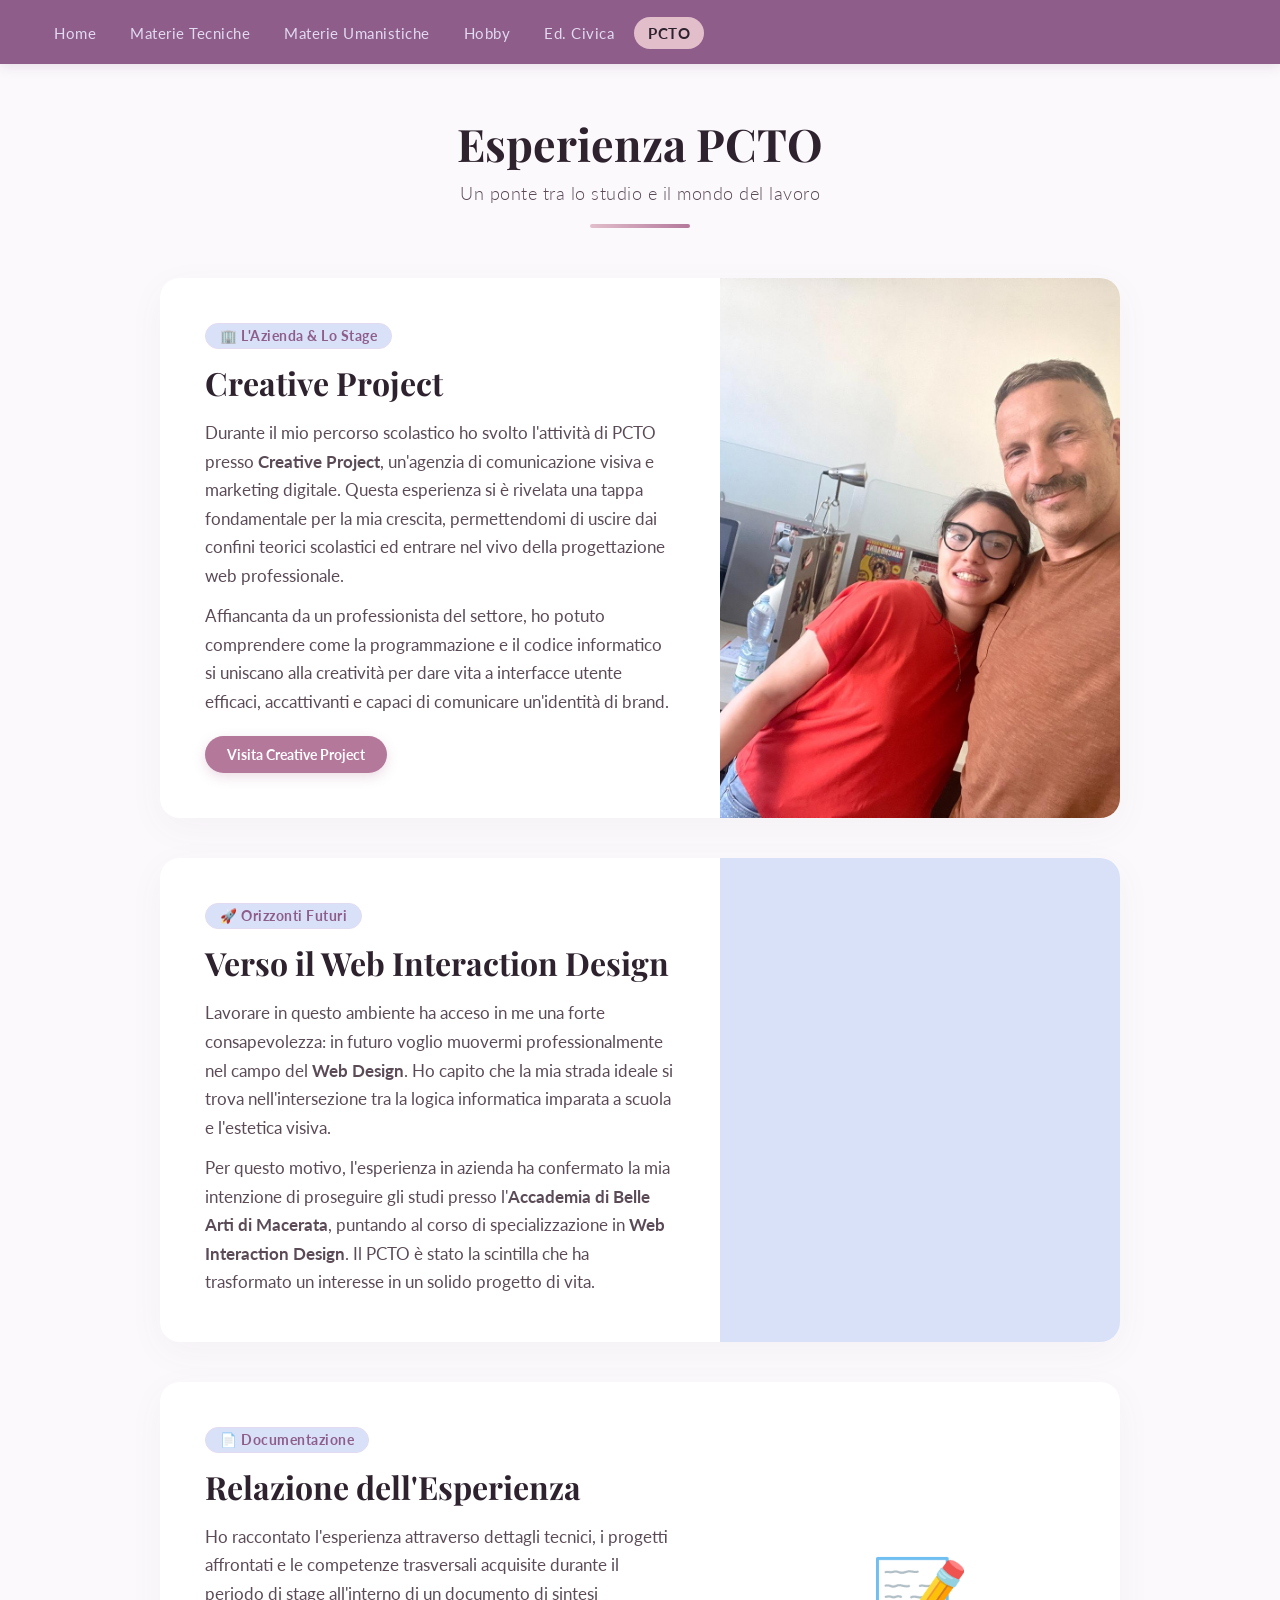
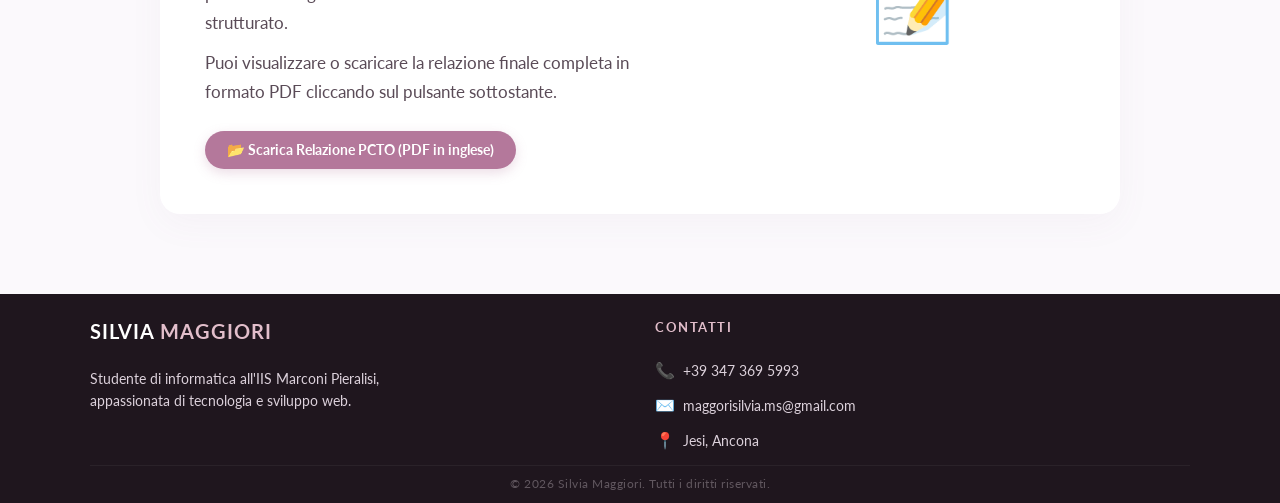
<file: pcto.html>
<!DOCTYPE html>
<html lang="it"> 
<head>
  <meta charset="UTF-8"> 
  <meta name="viewport" content="width=device-width, initial-scale=1.0"> 
  <title>PCTO - Il Mio Percorso nel Web Design</title> 
  <link href="https://fonts.googleapis.com/css2?family=Playfair+Display:wght@400;700&family=Lato:wght@300;400;700&display=swap" rel="stylesheet">  
  <link rel="stylesheet" href="stile/style.css"> 
</head>
<body>

  <nav>
 

    <ul class="nav-links">
      <li><a href="index.html">Home</a></li>               
      <li><a href="materieTeniche.html">Materie Tecniche</a></li>          
      <li><a href="materieUmanistiche.html">Materie Umanistiche</a></li>   
      <li><a href="hobby.html">Hobby</a></li>                             
      <li><a href="edcivica.html">Ed. Civica</a></li>                     
      <li><a href="pcto.html" class="active">PCTO</a></li>                               
    </ul>
  </nav>

  <header class="page-header">
    <h1 class="page-title">Esperienza PCTO</h1>
    <p class="page-subtitle">Un ponte tra lo studio e il mondo del lavoro</p>
    <div class="divider-center"></div>
  </header>

  <main class="pcto-container">

    <section class="pcto-card">
      <div class="pcto-content">
        <span class="pcto-badge">🏢 L'Azienda & Lo Stage</span>
        <h2 class="pcto-name">Creative Project</h2>
        <p class="pcto-desc">
          Durante il mio percorso scolastico ho svolto l'attività di PCTO presso <strong>Creative Project</strong>, un'agenzia di comunicazione visiva e marketing digitale. Questa esperienza si è rivelata una tappa fondamentale per la mia crescita, permettendomi di uscire dai confini teorici scolastici ed entrare nel vivo della progettazione web professionale.
        </p>
        <p class="pcto-desc" style="margin-top: 12px;">
          Affiancanta da un professionista del settore, ho potuto comprendere come la programmazione e il codice informatico si uniscano alla creatività per dare vita a interfacce utente efficaci, accattivanti e capaci di comunicare un'identità di brand.
        </p>
        <div style="margin-top: 20px;">
          <a href="https://www.creative-project.it" target="_blank" class="pcto-button">Visita Creative Project</a>
        </div>
      </div>
      <div class="pcto-image-wrapper">
        <img src="img/fotopcto.jpeg" alt="Esperienza in ufficio presso Creative Project" class="pcto-img">
      </div>
    </section>

    <section class="pcto-card reverse">
      <div class="pcto-map-wrapper">
        <iframe src="https://www.google.com/maps/embed?pb=!1m18!1m12!1m3!1d2893.0952764472972!2d13.24611661189048!3d43.52120587098818!2m3!1f0!2f0!3f0!3m2!1i1024!2i768!4f13.1!3m3!1m2!1s0x132da326a195add7%3A0x430d90b4e0754bda!2sCreative%20Project%20di%20Mauro%20Luminari!5e0!3m2!1sit!2sit!4v1779474315192!5m2!1sit!2sit" width="100%" height="100%" style="border:0;" allowfullscreen="" loading="lazy" referrerpolicy="no-referrer-when-downgrade"></iframe>
      </div>
      <div class="pcto-content">
        <span class="pcto-badge">🚀 Orizzonti Futuri</span>
        <h2 class="pcto-name">Verso il Web Interaction Design</h2>
        <p class="pcto-desc">
          Lavorare in questo ambiente ha acceso in me una forte consapevolezza: in futuro voglio muovermi professionalmente nel campo del <strong>Web Design</strong>. Ho capito che la mia strada ideale si trova nell'intersezione tra la logica informatica imparata a scuola e l'estetica visiva.
        </p>
        <p class="pcto-desc" style="margin-top: 12px;">
          Per questo motivo, l'esperienza in azienda ha confermato la mia intenzione di proseguire gli studi presso l'<strong>Accademia di Belle Arti di Macerata</strong>, puntando al corso di specializzazione in <strong>Web Interaction Design</strong>. Il PCTO è stato la scintilla che ha trasformato un interesse in un solido progetto di vita.
        </p>
      </div>
    </section>

    <section class="pcto-card">
      <div class="pcto-content">
        <span class="pcto-badge">📄 Documentazione</span>
        <h2 class="pcto-name">Relazione dell'Esperienza</h2>
        <p class="pcto-desc">
          Ho raccontato l'esperienza attraverso  dettagli tecnici, i progetti affrontati e le competenze trasversali acquisite durante il periodo di stage all'interno di un documento di sintesi strutturato. 
        </p>
        <p class="pcto-desc" style="margin-top: 12px;">
          Puoi visualizzare o scaricare la relazione finale completa in formato PDF cliccando sul pulsante sottostante.
        </p>
        <div style="margin-top: 25px;">
          <a href="SchoolWorkExperience_MaggioriSilvia5am (2).pdf" target="_blank" class="pcto-button" download>
            📂 Scarica Relazione PCTO (PDF in inglese)
          </a>
        </div>
      </div>
      <div class="pcto-image-wrapper" style="background: var(--baby-blue-light); display: flex; align-items: center; justify-content: center; font-size: 5rem;">
        📝
      </div>
    </section>

  </main>

  <footer>
    <div class="footer-container">
      
      <div class="footer-column bio">
        <h3>SILVIA <span class="highlight">MAGGIORI</span></h3>
        <p>Studente di informatica all'IIS Marconi Pieralisi, appassionata di tecnologia e sviluppo web.</p>
      </div>

      <div class="footer-column contacts">
        <h4>CONTATTI</h4>
        <ul>
          <li><span class="icon">📞</span> +39 347 369 5993</li>
          <li><span class="icon">✉️</span> <a href="mailto:maggorisilvia.ms@gmail.com">maggorisilvia.ms@gmail.com</a></li>
          <li><span class="icon">📍</span> Jesi, Ancona</li>
        </ul>
      </div>

    </div>

    <div class="footer-bottom">
      &copy; 2026 Silvia Maggiori. Tutti i diritti riservati.
    </div>
  </footer>

</body>
</html>
</file>
<file: stile/style.css>
/* ===== VARIABILI COLORI PALETTE (LILLA & PRUGNA) ===== */
:root {
  /* Toni Pastello e Chiari */
  --lavender-light: #e2daf1;   /* Lilla chiaro/lavanda superiore */
  --lavender-mist: #d9e1f9;    /* Celeste lilla chiarissimo */
  --mauve-soft: #e2cde3;       /* Malva delicato intermedio */
  --rose-dust: #e2becb;        /* Rosa antico/polvere */
  
  /* Toni Scuri di Accento */
  --plum-mid: #b4789b;         /* Prugna medio vibrante */
  --plum-dark: #8e5d8a;        /* Prugna profondo inferiore */
  
  /* Sfondi e Contenitori */
  --bg-light: #fbf9fc;         /* Sfondo generale chiarissimo con punta di lilla */
  --white: #ffffff;            
  
  /* Testi (Ottimizzati per il contrasto e la leggibilità) */
  --text-dark: #2d222d;        /* Grigio scurissimo prugna per testi principali */
  --text-mid: #5a4b57;         /* Grigio-viola medio per descrizioni */

  /* Footer */
  --footer-bg: #1f161e;        /* Melanzana quasi nero per un distacco netto */
  --footer-text: #dcd1db;      /* Testo chiaro per il footer */
}

/* ===== RESET E BASE ===== */
* {
  margin: 0;       
  padding: 0;      
  box-sizing: border-box; 
}

body {
  font-family: 'Lato', sans-serif; 
  background-color: var(--bg-light); 
  color: var(--text-dark); 
  min-height: 100vh; 
  display: flex;
  flex-direction: column;
}

/* ===== NAVBAR ===== */
nav {
  background-color: var(--plum-dark); 
  padding: 0 40px; 
  display: flex; 
  align-items: center; 
  justify-content: space-between; 
  height: 64px; 
  box-shadow: 0 2px 12px rgba(142, 93, 138, 0.18); 
  position: sticky; 
  top: 0; 
  z-index: 100; 
}

.nav-logo {
  font-family: 'Playfair Display', serif; 
  color: var(--white); 
  font-size: 1.3rem; 
  font-weight: 700;
  letter-spacing: 1px; 
  text-decoration: none; 
}

.nav-links {
  display: flex; 
  gap: 6px; 
  list-style: none; 
}

.nav-links a {
  color: var(--lavender-light); 
  text-decoration: none; 
  font-size: 0.92rem; 
  font-weight: 400; 
  padding: 7px 14px; 
  border-radius: 20px; 
  transition: background 0.2s, color 0.2s; 
  letter-spacing: 0.5px; 
}

.nav-links a:hover {
  background-color: var(--plum-mid); 
  color: var(--white); 
}

.nav-links a.active {
  background-color: var(--rose-dust); 
  color: var(--text-dark); 
  font-weight: 700; 
}

/* ===== HERO / SEZIONE PRINCIPALE ===== */
.hero {
  flex: 1; 
  display: flex; 
  flex-direction: row; 
  align-items: center; 
  justify-content: center; 
  padding: 60px 40px; 
  min-height: calc(100vh - 64px - 110px); 
  gap: 90px; 
  max-width: 1400px; 
  margin: 0 auto; 
  width: 100%;
}

.photo-container {
  flex: 0 0 400px; 
  display: flex;
  justify-content: center;
  align-items: center;
}

.profile-image-round {
  width: 380px;        
  height: 380px;       
  border-radius: 50%;  
  object-fit: cover;   
  border: 6px solid var(--white); 
  box-shadow: 0 14px 40px rgba(142, 93, 138, 0.12); 
}

/* ===== CARD BIANCA CON TESTI ===== */
.profile-card {
  background: var(--white); 
  border-radius: 24px; 
  box-shadow: 0 10px 45px rgba(142, 93, 138, 0.08); 
  padding: 55px 60px; 
  flex: 1; 
  max-width: 750px; 
}

.profile-info {
  display: flex;
  flex-direction: column; 
  align-items: flex-start; 
  gap: 16px; 
  text-align: left; 
}

.profile-name {
  font-family: 'Playfair Display', serif; 
  font-size: 3.2rem; 
  color: var(--text-dark); 
  line-height: 1.1; 
  font-weight: 700;
}

.profile-subtitle {
  font-size: 1rem; 
  color: var(--plum-mid); 
  font-weight: 700; 
  letter-spacing: 2px; 
  text-transform: uppercase; 
}

.divider {
  width: 85px; 
  height: 4px; 
  background: linear-gradient(90deg, var(--rose-dust), var(--plum-mid)); 
  border-radius: 2px; 
  margin: 2px 0; 
}

.description-heading {
  font-family: 'Playfair Display', serif;
  font-size: 1.75rem; 
  color: var(--text-dark);
  font-weight: 700;
  margin-top: 5px;
}

.profile-desc {
  font-size: 1.15rem; 
  color: var(--text-mid); 
  line-height: 1.75; 
}

.profile-badge {
  display: inline-flex; 
  align-items: center; 
  gap: 8px; 
  background: var(--lavender-light); 
  border: 1px solid var(--mauve-soft); 
  border-radius: 20px; 
  padding: 8px 22px; 
  font-size: 0.95rem; 
  color: var(--text-dark); 
  font-weight: 700; 
  letter-spacing: 0.5px; 
  margin-top: 5px;
}

/* ===== APPARATO IMPAGINAZIONE SEZIONI SECONDARIE ===== */
.page-header {
  text-align: center;
  padding: 50px 20px 20px 20px;
  max-width: 800px;
  margin: 0 auto;
}

.page-title {
  font-family: 'Playfair Display', serif;
  font-size: 2.8rem;
  color: var(--text-dark);
  margin-bottom: 10px;
}

.page-subtitle {
  font-size: 1.1rem;
  color: var(--text-mid);
  font-weight: 300;
  letter-spacing: 0.5px;
}

.divider-center {
  width: 100px;
  height: 4px;
  background: linear-gradient(90deg, var(--rose-dust), var(--plum-mid));
  border-radius: 2px;
  margin: 20px auto 0 auto;
}

/* Contenitori Generici Card */
.pcto-container, .hobby-container {
  max-width: 1000px;
  margin: 0 auto;
  padding: 30px 20px 80px 20px;
  display: flex;
  flex-direction: column;
  gap: 40px; 
}

/* Strutture Card Rigide e Allineate */
.pcto-card, .hobby-card {
  background: var(--white);
  border-radius: 20px;
  box-shadow: 0 10px 35px rgba(142, 93, 138, 0.05);
  overflow: hidden;
  display: flex;
  flex-direction: row; 
  align-items: stretch;
  transition: transform 0.3s ease, box-shadow 0.3s ease;
}

.pcto-card:hover, .hobby-card:hover {
  transform: translateY(-5px);
  box-shadow: 0 15px 45px rgba(142, 93, 138, 0.12);
}

.pcto-card.reverse, .hobby-card.reverse {
  flex-direction: row-reverse;
}

/* Gestione Immagini all'interno dei box */
.pcto-image-wrapper, .hobby-image-wrapper, .pcto-map-wrapper {
  flex: 0 0 400px; 
  min-height: 300px;
  background-color: var(--lavender-mist);
  overflow: hidden;
}

.pcto-img, .hobby-img {
  width: 100%;
  height: 100%;
  object-fit: cover;
}

.hobby-img.fit-contain {
  object-fit: contain;
  padding: 20px;
}

/* Allineamento e spaziatura testi interni alle Card */
.pcto-content, .hobby-content {
  padding: 45px;
  flex: 1;
  display: flex;
  flex-direction: column;
  justify-content: center;
  align-items: flex-start;
  text-align: left;
}

.pcto-badge, .hobby-badge {
  display: inline-block;
  background: var(--lavender-mist);
  border: 1px solid var(--lavender-light);
  border-radius: 15px;
  padding: 4px 14px;
  font-size: 0.85rem;
  color: var(--plum-dark);
  font-weight: 700;
  margin-bottom: 12px;
  letter-spacing: 0.5px;
}

.pcto-name, .hobby-name {
  font-family: 'Playfair Display', serif;
  font-size: 2rem;
  color: var(--text-dark);
  margin-bottom: 15px;
  font-weight: 700;
}

.pcto-desc, .hobby-desc {
  font-size: 1.05rem;
  color: var(--text-mid);
  line-height: 1.7;
}

/* Pulsanti Link (Es. Bottone Azienda PCTO) */
.pcto-button {
  display: inline-block;
  background-color: var(--plum-mid);
  color: var(--white);
  text-decoration: none;
  padding: 10px 22px;
  border-radius: 20px;
  font-weight: 700;
  font-size: 0.9rem;
  transition: background-color 0.2s, transform 0.2s;
  box-shadow: 0 4px 12px rgba(180, 120, 155, 0.25);
}

.pcto-button:hover {
  background-color: var(--plum-dark);
  transform: translateY(-1px);
}

/* ===== FOOTER SOTTILE COMPATTO ===== */
footer {
  background-color: var(--footer-bg); 
  color: var(--white);
  padding: 25px 40px 12px; 
  width: 100%;
  margin-top: auto;
}

.footer-container {
  max-width: 1100px;
  margin: 0 auto;
  display: flex;
  justify-content: space-between;
  align-items: flex-start;
  gap: 30px; 
}

.footer-column {
  flex: 1;
}

.footer-column.bio h3 {
  font-family: 'Lato', sans-serif;
  font-size: 1.25rem; 
  letter-spacing: 1px;
  margin-bottom: 25px; 
  color: var(--white);
}

.footer-column.bio .highlight {
  color: var(--rose-dust); 
}

.footer-column.bio p {
  color: var(--footer-text);
  font-size: 0.9rem; 
  line-height: 1.5;
  max-width: 320px;
}

.footer-column h4 {
  font-size: 0.8rem; 
  letter-spacing: 1.5px;
  color: var(--rose-dust); 
  margin-bottom: 25px; 
  font-weight: 700;
}

.footer-column.contacts ul {
  list-style: none;
  display: flex;
  flex-direction: column;
  gap: 15px; 
}

.footer-column.contacts li {
  color: var(--footer-text);
  font-size: 0.9rem;
  display: flex;
  align-items: center;
}

.footer-column.contacts .icon {
  margin-right: 10px;
  font-size: 1rem;
  display: inline-block;
  width: 18px;
}

.footer-column.contacts a {
  color: var(--footer-text);
  text-decoration: none;
  transition: color 0.2s;
}

.footer-column.contacts a:hover {
  color: var(--white);
}

.footer-bottom {
  max-width: 1100px;
  margin: 15px auto 0; 
  padding-top: 10px; 
  border-top: 1px solid rgba(255, 255, 255, 0.05); 
  text-align: center;
  font-size: 0.78rem;
  color: rgba(220, 209, 219, 0.35);
  letter-spacing: 0.5px;
}

/* ===== RESPONSIVE TABLET E SMARTPHONE ===== */
@media (max-width: 1120px) {
  .hero {
    gap: 40px; 
  }
  .profile-image-round {
    width: 300px; 
    height: 300px;
  }
  .photo-container {
    flex: 0 0 320px;
  }
}

@media (max-width: 850px) {
  .hero {
    flex-direction: column; 
    text-align: center; 
    gap: 30px;
    padding: 40px 20px;
  }

  .photo-container {
    flex: 0 0 auto;
  }

  .profile-image-round {
    width: 220px; 
    height: 220px; 
  }

  .profile-card {
    width: 100%;
    padding: 40px 25px; 
  }

  .profile-info {
    align-items: center; 
    text-align: center;
  }

  .profile-name {
    font-size: 2.5rem; 
  }

  /* Compattamento moduli card per mobile */
  .pcto-card, .pcto-card.reverse, .hobby-card, .hobby-card.reverse {
    flex-direction: column; 
  }

  .pcto-image-wrapper, .hobby-image-wrapper, .pcto-map-wrapper {
    flex: 0 0 250px;
    width: 100%;
  }

  .pcto-content, .hobby-content {
    padding: 30px 25px;
    align-items: center;
    text-align: center;
  }

  .page-title {
    font-size: 2.3rem;
  }

  .footer-container {
    flex-direction: column;
    gap: 20px; 
    text-align: center;
  }

  .footer-column.bio p {
    margin: 0 auto;
  }

  .footer-column.contacts ul {
    align-items: center;
  }

  .footer-column h4 {
    margin-bottom: 15px;
  }
}
</file>
